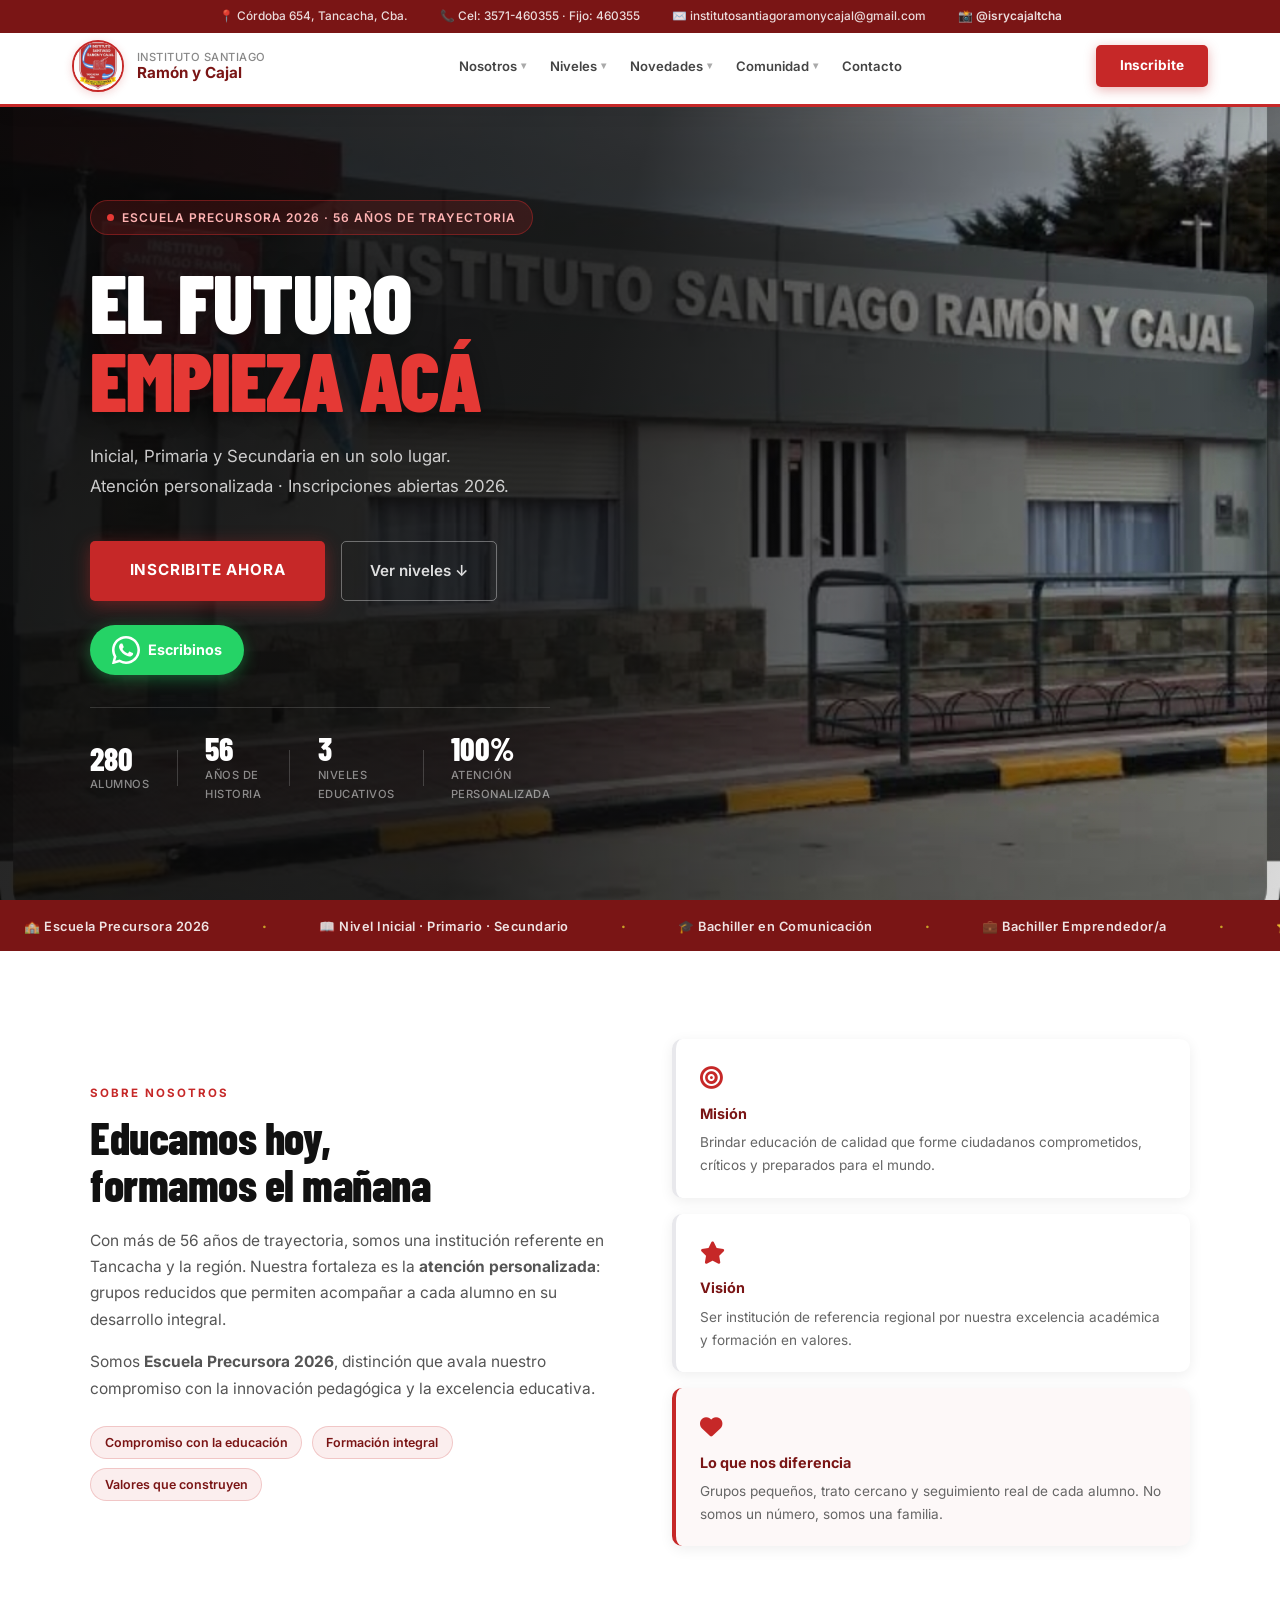
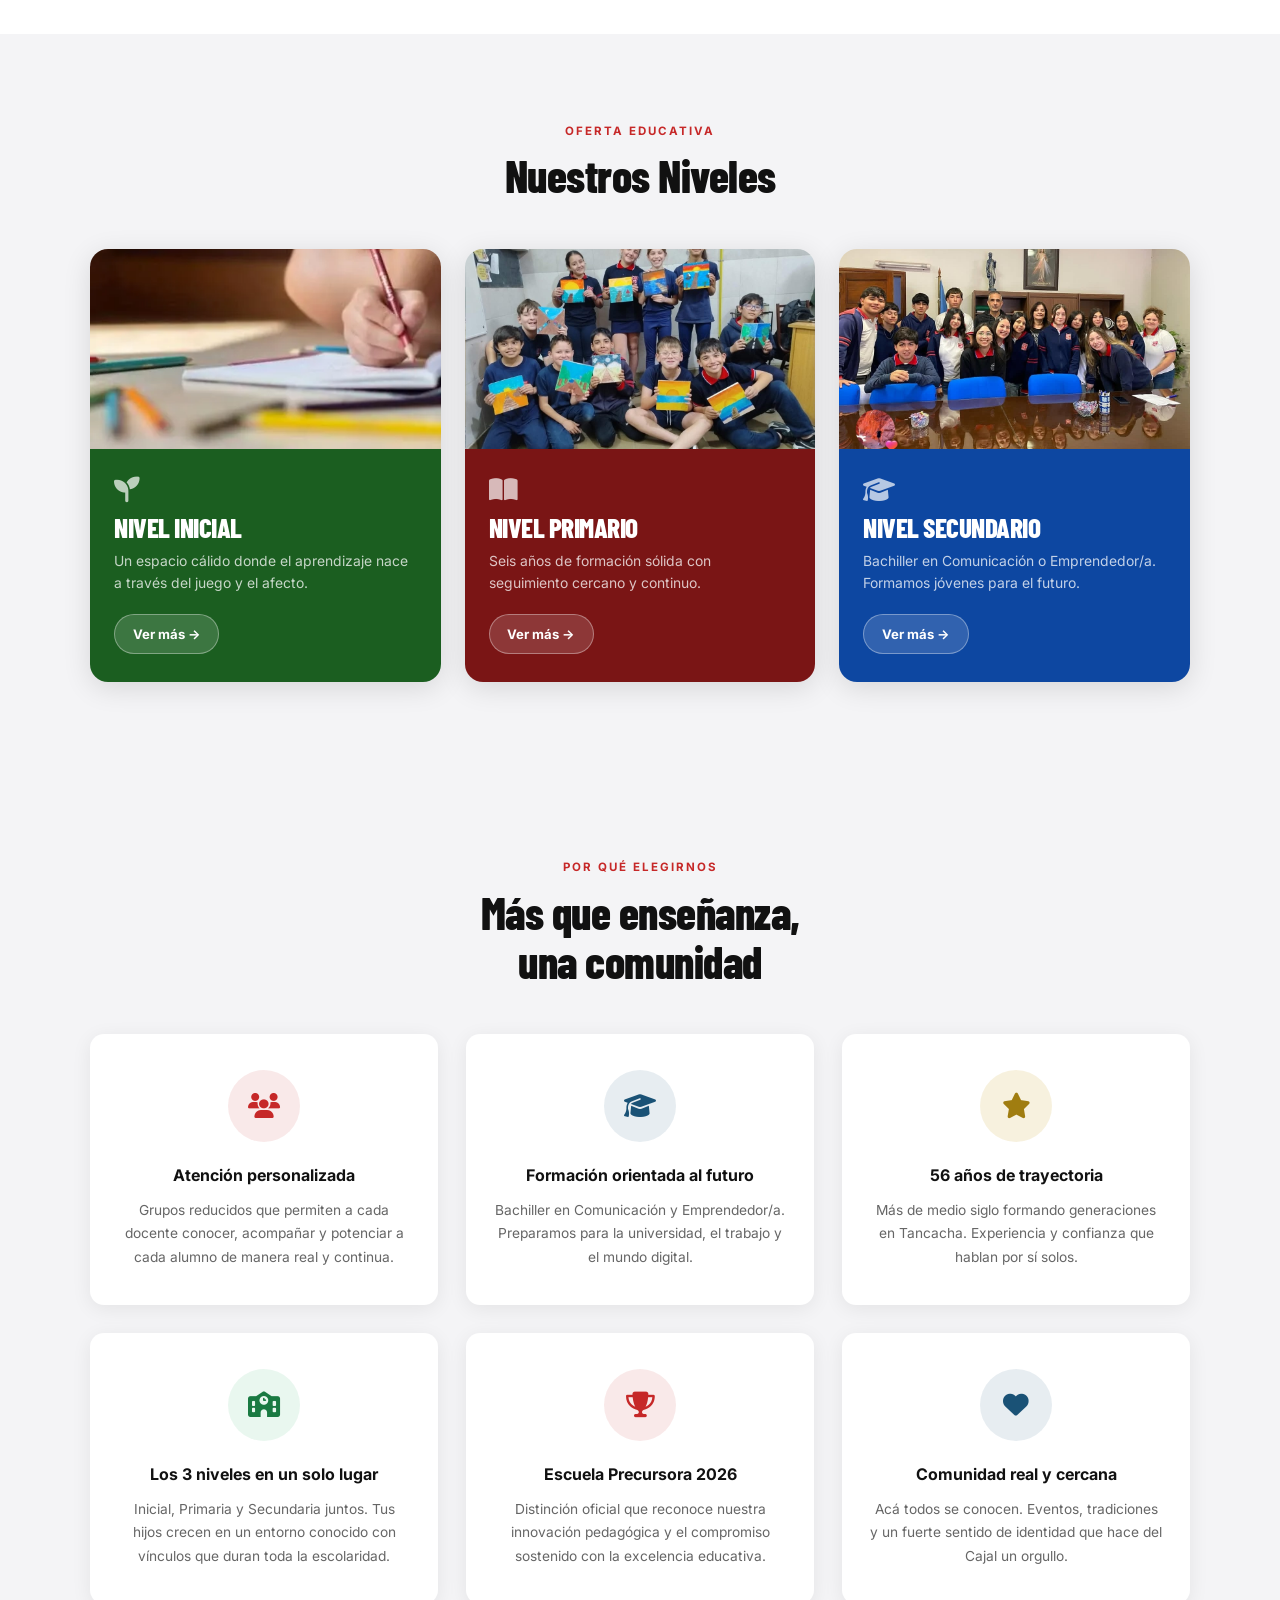
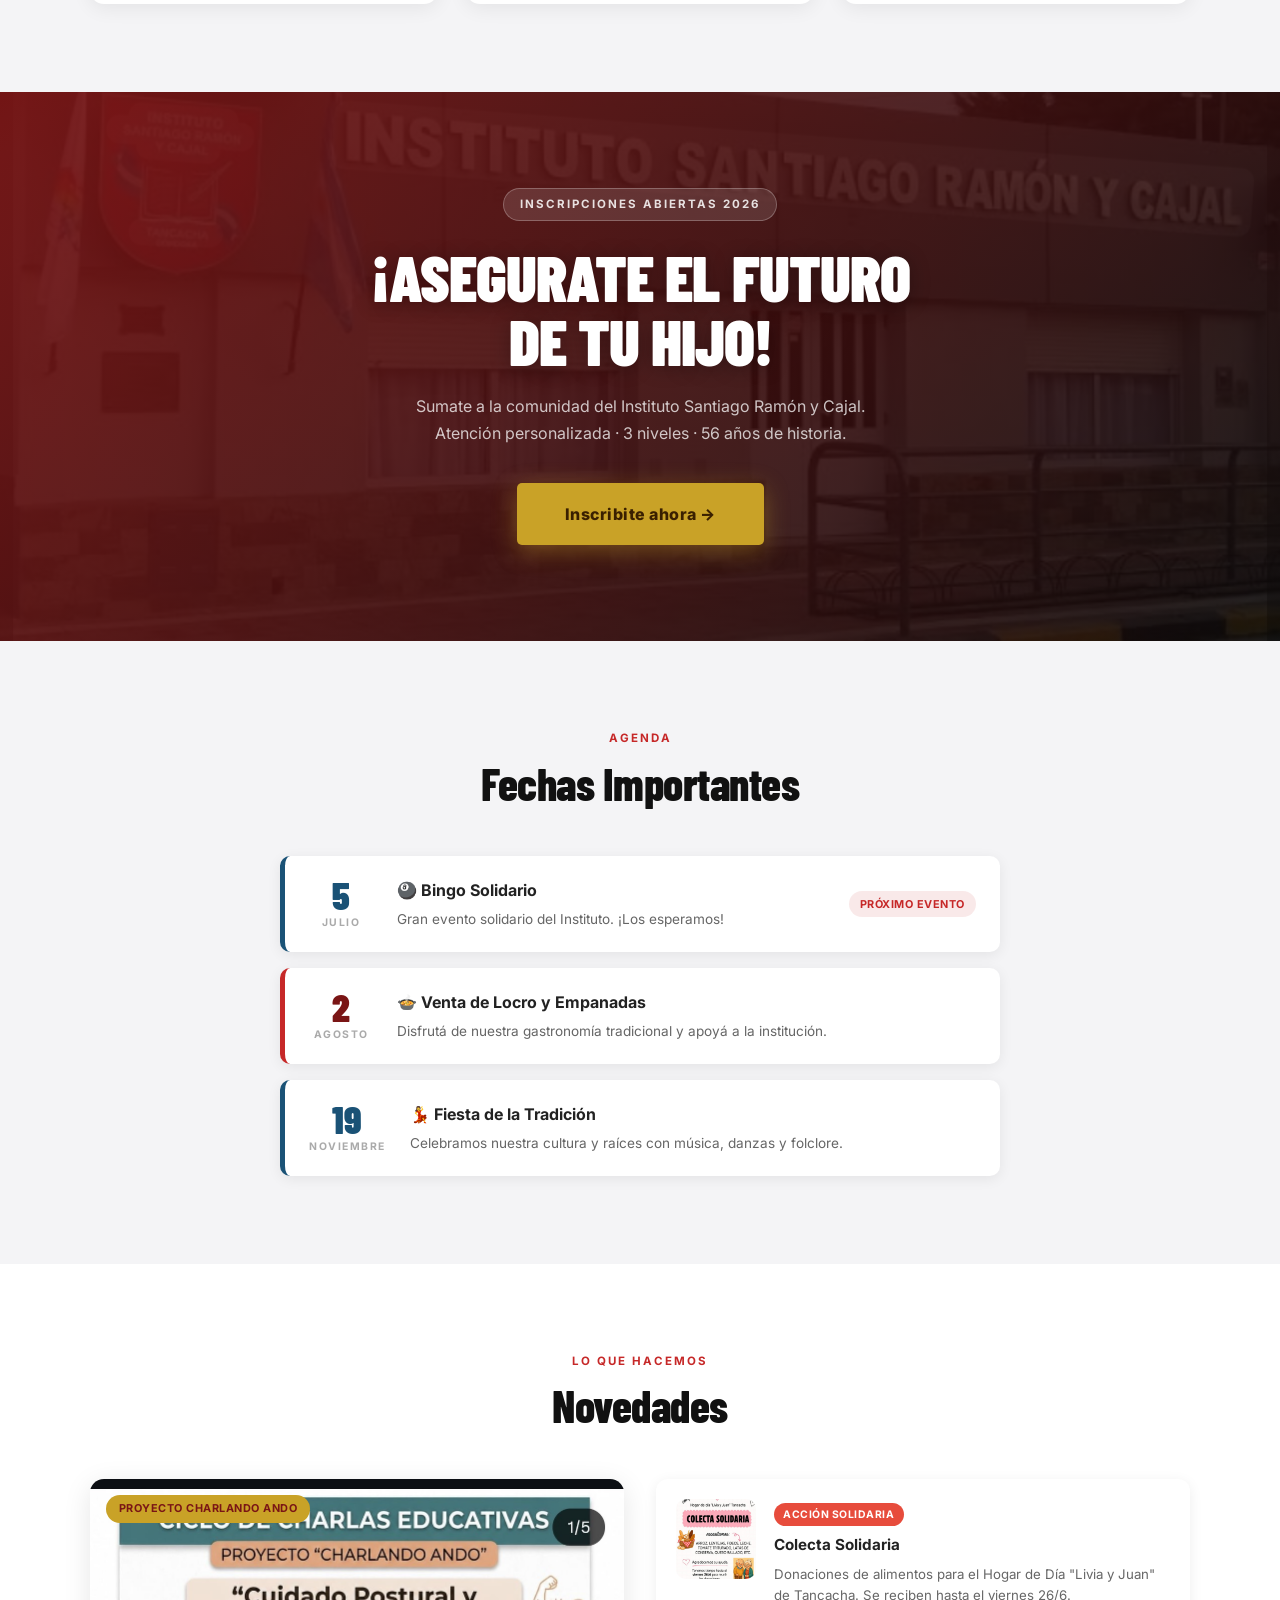
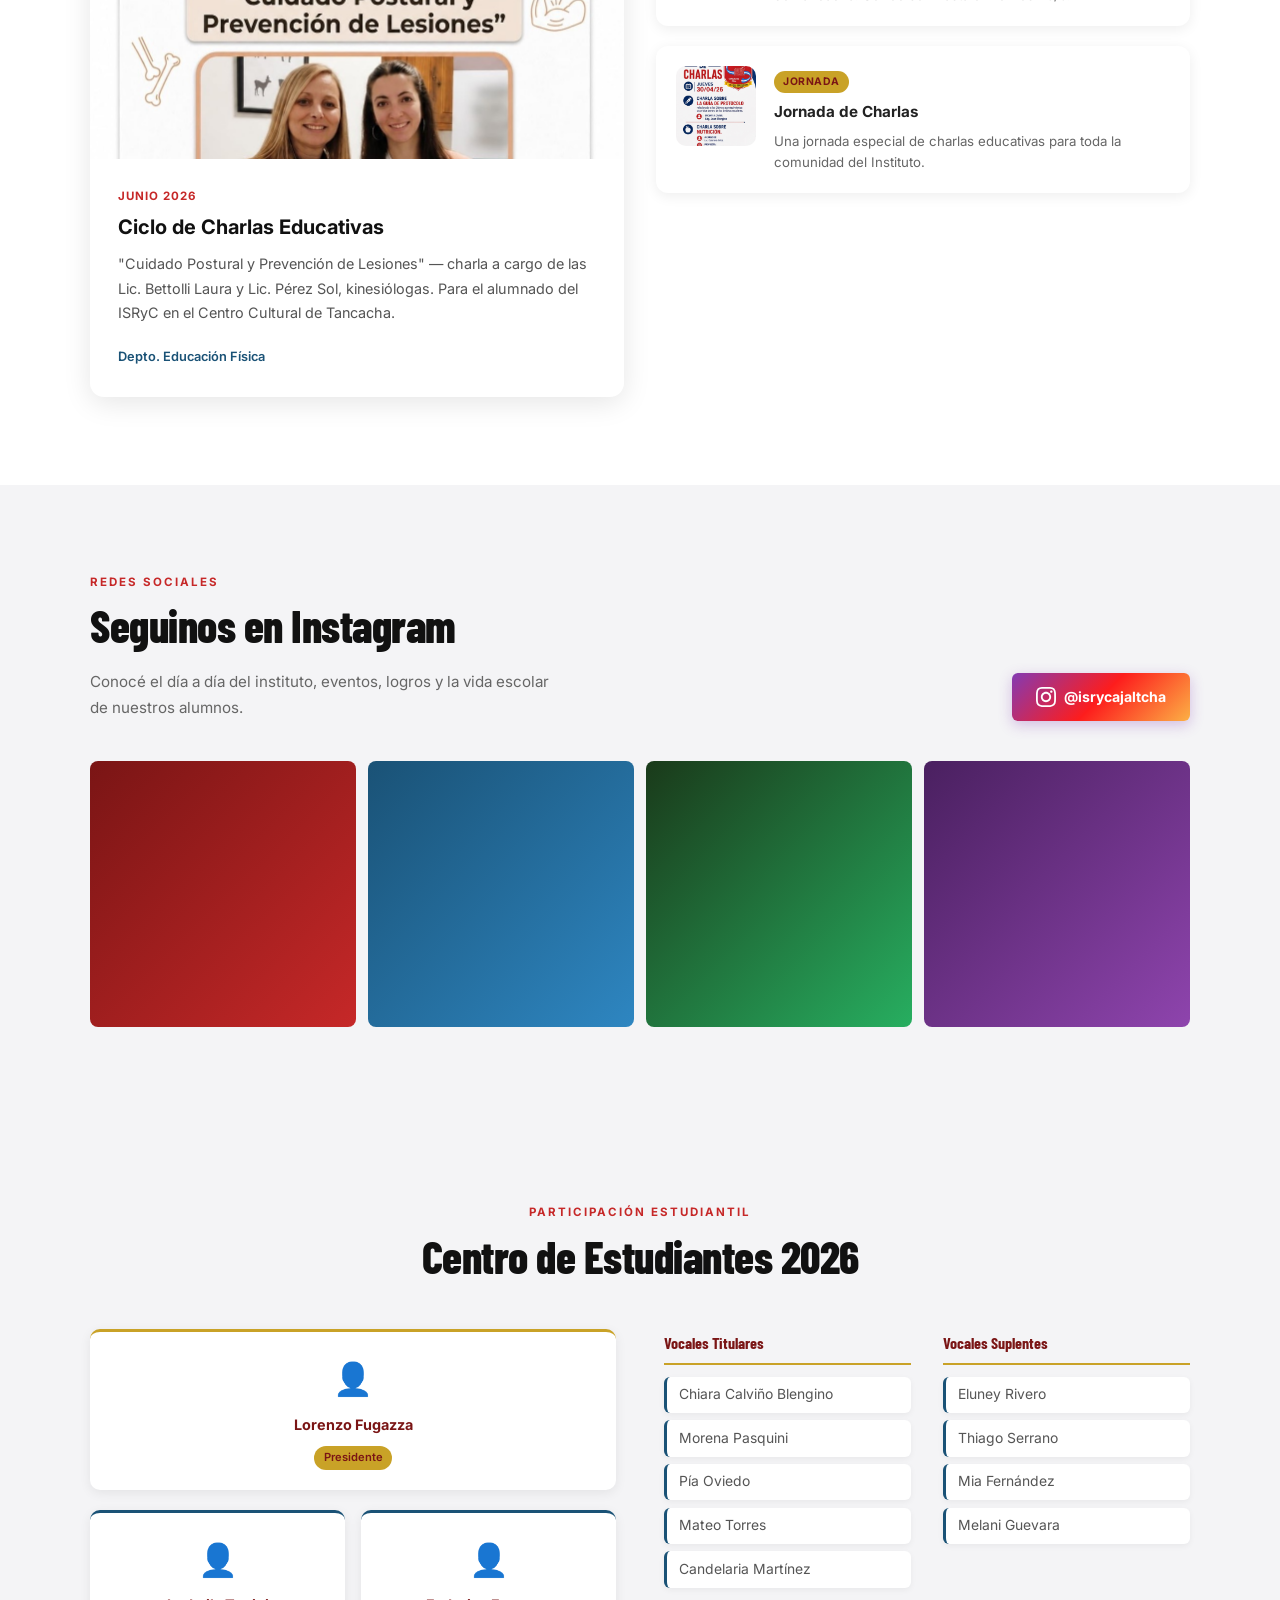
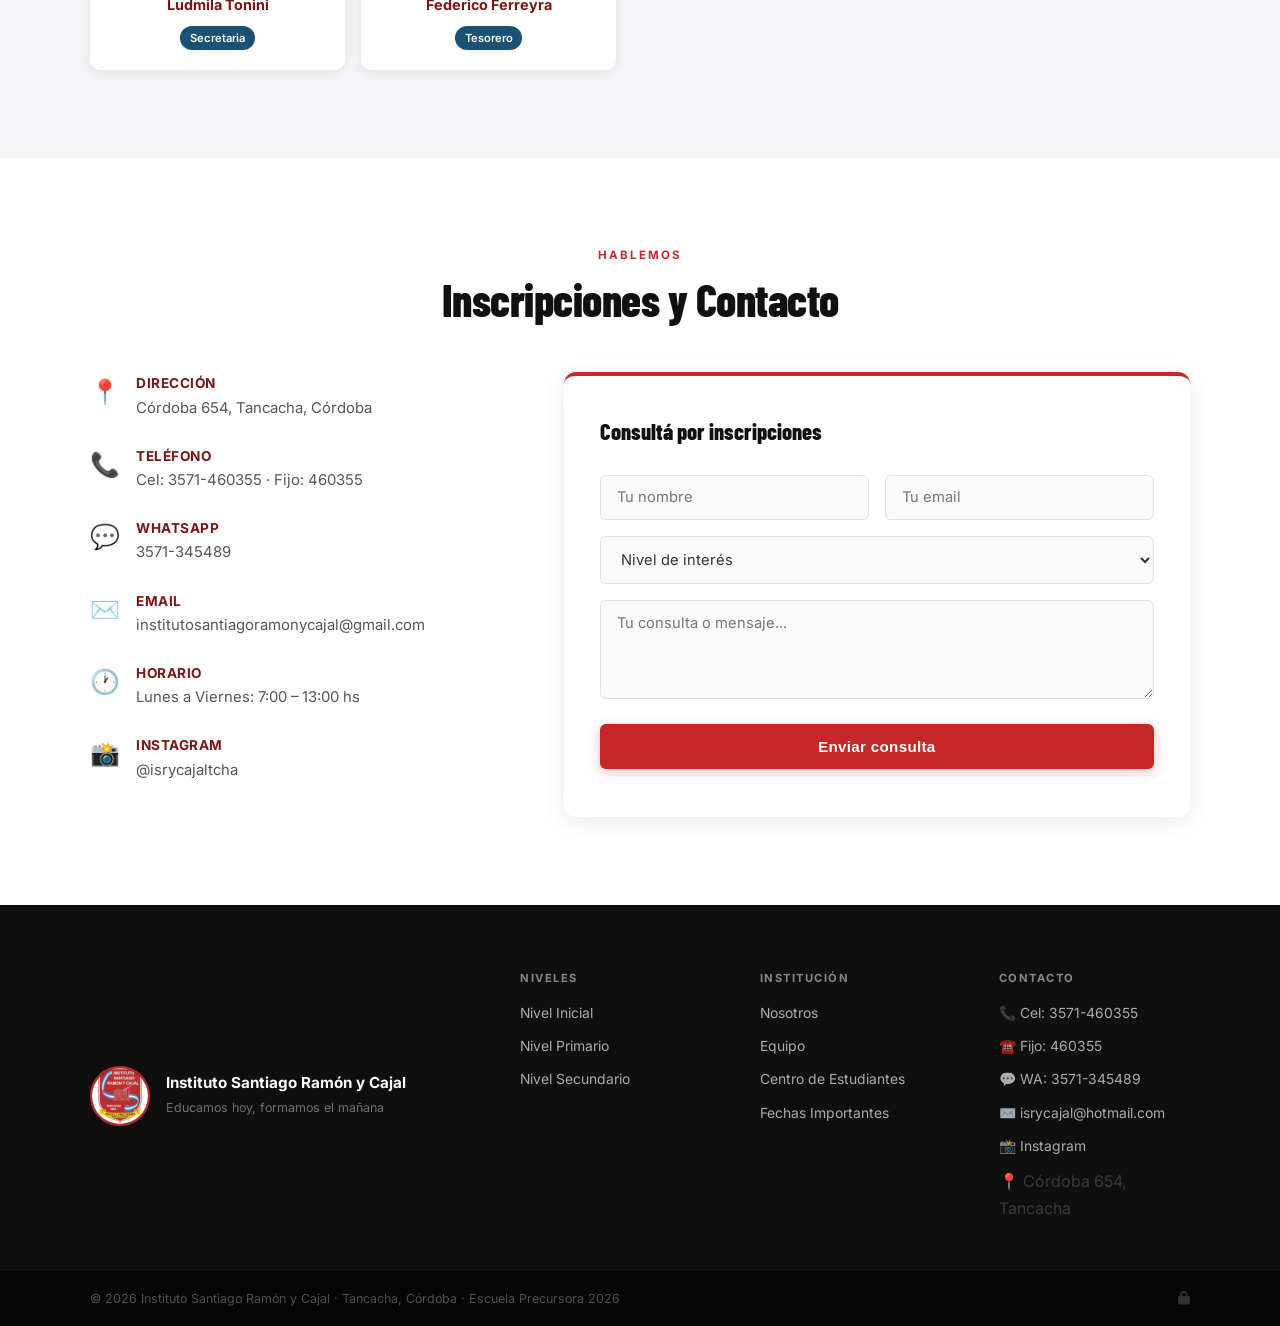
<file: index.html>
<!DOCTYPE html>
<html lang="es">
<head>
  <meta charset="UTF-8" />
  <meta name="viewport" content="width=device-width, initial-scale=1.0" />
  <title>Instituto Santiago Ramón y Cajal · Tancacha, Córdoba</title>
  <link rel="stylesheet" href="styles.css" />
  <link rel="stylesheet" href="https://cdnjs.cloudflare.com/ajax/libs/font-awesome/6.5.0/css/all.min.css" />
  <link href="https://fonts.googleapis.com/css2?family=Barlow+Condensed:wght@600;700;800;900&family=Inter:wght@400;500;600;700&display=swap" rel="stylesheet" />
</head>
<body>

  <!-- TOP BAR -->
  <div class="topbar">
    <div class="topbar-inner">
      <span>📍 Córdoba 654, Tancacha, Cba.</span>
      <span>📞 Cel: 3571-460355 · Fijo: 460355</span>
      <span>✉️ institutosantiagoramonycajal@gmail.com</span>
      <a href="https://instagram.com/isrycajaltcha" target="_blank" class="topbar-ig">📸 @isrycajaltcha</a>
    </div>
  </div>

  <!-- NAVBAR -->
  <header class="navbar" id="navbar">
    <div class="nav-container">
      <a href="#inicio" class="nav-brand">
        <img src="logo.jpeg" alt="Logo Instituto Cajal" class="nav-logo" />
        <div class="nav-brand-text">
          <span class="nav-title">Instituto Santiago</span>
          <span class="nav-title-bold">Ramón y Cajal</span>
        </div>
      </a>
      <button class="nav-toggle" id="navToggle" aria-label="Abrir menú">&#9776;</button>
      <nav class="nav-links" id="navLinks">
        <div class="nav-item dropdown">
          <a href="#nosotros" class="nav-link-drop">Nosotros <span class="arrow">▾</span></a>
          <div class="dropdown-menu">
            <a href="#nosotros">Historia y valores</a>
            <a href="#valores">¿Por qué elegirnos?</a>
            <a href="#equipo">Equipo institucional</a>
          </div>
        </div>
        <div class="nav-item dropdown">
          <a href="#niveles" class="nav-link-drop">Niveles <span class="arrow">▾</span></a>
          <div class="dropdown-menu">
            <a href="nivel-inicial.html">🌱 Nivel Inicial <span class="drop-badge">50 alumnos</span></a>
            <a href="nivel-primario.html">📖 Nivel Primario <span class="drop-badge">110 alumnos</span></a>
            <a href="nivel-secundario.html">🎓 Nivel Secundario <span class="drop-badge">120 alumnos</span></a>
          </div>
        </div>
        <div class="nav-item dropdown">
          <a href="#novedades" class="nav-link-drop">Novedades <span class="arrow">▾</span></a>
          <div class="dropdown-menu">
            <a href="#fechas">📅 Fechas importantes</a>
            <a href="#novedades">📰 Novedades</a>
            <a href="#instagram">📸 Instagram</a>
          </div>
        </div>
        <div class="nav-item dropdown">
          <a href="#centro" class="nav-link-drop">Comunidad <span class="arrow">▾</span></a>
          <div class="dropdown-menu">
            <a href="#centro">Centro de Estudiantes</a>
            <a href="#equipo">Equipo docente</a>
          </div>
        </div>
        <a href="#contacto" class="nav-link-simple">Contacto</a>
      </nav>
      <a href="#contacto" class="nav-cta">Inscribite</a>
    </div>
  </header>

  <!-- HERO -->
  <section class="hero" id="inicio">
    <div class="hero-overlay"></div>
    <div class="hero-content">
      <div class="hero-badge">
        <span class="hero-badge-dot"></span>
        Escuela Precursora 2026 · 56 años de trayectoria
      </div>
      <h1 class="hero-titulo">
        EL FUTURO<br>
        <span class="hero-titulo-accent">EMPIEZA ACÁ</span>
      </h1>
      <p class="hero-sub">
        Inicial, Primaria y Secundaria en un solo lugar.<br>
        Atención personalizada · Inscripciones abiertas 2026.
      </p>
      <div class="hero-acciones">
        <a href="#contacto" class="btn-hero-cta">INSCRIBITE AHORA</a>
        <a href="#niveles" class="btn-hero-ghost">Ver niveles ↓</a>
      </div>
      <a href="https://wa.me/543571345489" target="_blank" class="hero-whatsapp" title="Escribinos por WhatsApp">
        <svg viewBox="0 0 24 24" fill="currentColor" width="28" height="28"><path d="M17.472 14.382c-.297-.149-1.758-.867-2.03-.967-.273-.099-.471-.148-.67.15-.197.297-.767.966-.94 1.164-.173.199-.347.223-.644.075-.297-.15-1.255-.463-2.39-1.475-.883-.788-1.48-1.761-1.653-2.059-.173-.297-.018-.458.13-.606.134-.133.298-.347.446-.52.149-.174.198-.298.298-.497.099-.198.05-.371-.025-.52-.075-.149-.669-1.612-.916-2.207-.242-.579-.487-.5-.669-.51-.173-.008-.371-.01-.57-.01-.198 0-.52.074-.792.372-.272.297-1.04 1.016-1.04 2.479 0 1.462 1.065 2.875 1.213 3.074.149.198 2.096 3.2 5.077 4.487.709.306 1.262.489 1.694.625.712.227 1.36.195 1.871.118.571-.085 1.758-.719 2.006-1.413.248-.694.248-1.289.173-1.413-.074-.124-.272-.198-.57-.347z"/><path d="M12 0C5.373 0 0 5.373 0 12c0 2.136.564 4.14 1.542 5.877L.057 23.492a.5.5 0 0 0 .625.606l5.765-1.513A11.94 11.94 0 0 0 12 24c6.627 0 12-5.373 12-12S18.627 0 12 0zm0 21.818a9.797 9.797 0 0 1-5.031-1.388l-.36-.214-3.733.979.998-3.645-.235-.374A9.786 9.786 0 0 1 2.182 12C2.182 6.57 6.57 2.182 12 2.182S21.818 6.57 21.818 12 17.43 21.818 12 21.818z"/></svg>
        Escribinos
      </a>

      <div class="hero-stats">
        <div class="hero-stat">
          <strong>280</strong><span>Alumnos</span>
        </div>
        <div class="hero-stat-divider"></div>
        <div class="hero-stat">
          <strong>56</strong><span>Años de historia</span>
        </div>
        <div class="hero-stat-divider"></div>
        <div class="hero-stat">
          <strong>3</strong><span>Niveles educativos</span>
        </div>
        <div class="hero-stat-divider"></div>
        <div class="hero-stat">
          <strong>100%</strong><span>Atención personalizada</span>
        </div>
      </div>
    </div>
  </section>

  <!-- MARQUEE -->
  <div class="marquee-wrap">
    <div class="marquee-track">
      <span>🏫 Escuela Precursora 2026</span>
      <span class="marquee-sep">·</span>
      <span>📖 Nivel Inicial · Primario · Secundario</span>
      <span class="marquee-sep">·</span>
      <span>🎓 Bachiller en Comunicación</span>
      <span class="marquee-sep">·</span>
      <span>💼 Bachiller Emprendedor/a</span>
      <span class="marquee-sep">·</span>
      <span>⭐ 56 Años de Trayectoria</span>
      <span class="marquee-sep">·</span>
      <span>👨‍👩‍👧 Atención Personalizada</span>
      <span class="marquee-sep">·</span>
      <span>🏫 Escuela Precursora 2026</span>
      <span class="marquee-sep">·</span>
      <span>📖 Nivel Inicial · Primario · Secundario</span>
      <span class="marquee-sep">·</span>
      <span>🎓 Bachiller en Comunicación</span>
      <span class="marquee-sep">·</span>
      <span>💼 Bachiller Emprendedor/a</span>
      <span class="marquee-sep">·</span>
      <span>⭐ 56 Años de Trayectoria</span>
      <span class="marquee-sep">·</span>
      <span>👨‍👩‍👧 Atención Personalizada</span>
      <span class="marquee-sep">·</span>
    </div>
  </div>

  <!-- NOSOTROS -->
  <section class="section" id="nosotros">
    <div class="container">
      <div class="nosotros-wrapper">
        <div class="nosotros-texto">
          <span class="section-label">Sobre nosotros</span>
          <h2 class="section-title-left">Educamos hoy,<br>formamos el mañana</h2>
          <p>Con más de 56 años de trayectoria, somos una institución referente en Tancacha y la región. Nuestra fortaleza es la <strong>atención personalizada</strong>: grupos reducidos que permiten acompañar a cada alumno en su desarrollo integral.</p>
          <p style="margin-top:1rem">Somos <strong>Escuela Precursora 2026</strong>, distinción que avala nuestro compromiso con la innovación pedagógica y la excelencia educativa.</p>
          <div class="nosotros-pills">
            <span class="pill">Compromiso con la educación</span>
            <span class="pill">Formación integral</span>
            <span class="pill">Valores que construyen</span>
          </div>
        </div>
        <div class="nosotros-cards">
          <div class="mini-card">
            <div class="mini-card-icon"><i class="fa-solid fa-bullseye"></i></div>
            <h4>Misión</h4>
            <p>Brindar educación de calidad que forme ciudadanos comprometidos, críticos y preparados para el mundo.</p>
          </div>
          <div class="mini-card">
            <div class="mini-card-icon"><i class="fa-solid fa-star"></i></div>
            <h4>Visión</h4>
            <p>Ser institución de referencia regional por nuestra excelencia académica y formación en valores.</p>
          </div>
          <div class="mini-card mini-card-accent">
            <div class="mini-card-icon"><i class="fa-solid fa-heart"></i></div>
            <h4>Lo que nos diferencia</h4>
            <p>Grupos pequeños, trato cercano y seguimiento real de cada alumno. No somos un número, somos una familia.</p>
          </div>
        </div>
      </div>
    </div>
  </section>

  <!-- NIVELES CTA -->
  <section class="section section-alt" id="niveles">
    <div class="container">
      <span class="section-label center">Oferta educativa</span>
      <h2 class="section-title">Nuestros Niveles</h2>
      <div class="niveles-cta-grid">

        <a href="nivel-inicial.html" class="nivel-cta-card nivel-cta-verde">
          <div class="nivel-cta-foto" style="background-image:url('inicial.jpg')"></div>
          <div class="nivel-cta-body">
            <i class="fa-solid fa-seedling nivel-cta-ico"></i>
            <h3>Nivel Inicial</h3>
            <p>Un espacio cálido donde el aprendizaje nace a través del juego y el afecto.</p>
            <span class="nivel-cta-btn">Ver más →</span>
          </div>
        </a>

        <a href="nivel-primario.html" class="nivel-cta-card nivel-cta-rojo">
          <div class="nivel-cta-foto" style="background-image:url('primario.jpg')"></div>
          <div class="nivel-cta-body">
            <i class="fa-solid fa-book-open nivel-cta-ico"></i>
            <h3>Nivel Primario</h3>
            <p>Seis años de formación sólida con seguimiento cercano y continuo.</p>
            <span class="nivel-cta-btn">Ver más →</span>
          </div>
        </a>

        <a href="nivel-secundario.html" class="nivel-cta-card nivel-cta-azul">
          <div class="nivel-cta-foto" style="background-image:url('secundario.jpg')"></div>
          <div class="nivel-cta-body">
            <i class="fa-solid fa-graduation-cap nivel-cta-ico"></i>
            <h3>Nivel Secundario</h3>
            <p>Bachiller en Comunicación o Emprendedor/a. Formamos jóvenes para el futuro.</p>
            <span class="nivel-cta-btn">Ver más →</span>
          </div>
        </a>

      </div>
    </div>
  </section>

  <!-- POR QUÉ ELEGIRNOS -->
  <section class="section section-valores" id="valores">
    <div class="container">
      <span class="section-label center">Por qué elegirnos</span>
      <h2 class="section-title">Más que enseñanza,<br>una comunidad</h2>
      <div class="valores-cards-grid">
        <div class="valor-card">
          <div class="valor-icon-wrap valor-icon-rojo">
            <i class="fa-solid fa-users valor-icon"></i>
          </div>
          <h3>Atención personalizada</h3>
          <p>Grupos reducidos que permiten a cada docente conocer, acompañar y potenciar a cada alumno de manera real y continua.</p>
        </div>
        <div class="valor-card">
          <div class="valor-icon-wrap valor-icon-azul">
            <i class="fa-solid fa-graduation-cap valor-icon"></i>
          </div>
          <h3>Formación orientada al futuro</h3>
          <p>Bachiller en Comunicación y Emprendedor/a. Preparamos para la universidad, el trabajo y el mundo digital.</p>
        </div>
        <div class="valor-card">
          <div class="valor-icon-wrap valor-icon-dorado">
            <i class="fa-solid fa-star valor-icon"></i>
          </div>
          <h3>56 años de trayectoria</h3>
          <p>Más de medio siglo formando generaciones en Tancacha. Experiencia y confianza que hablan por sí solos.</p>
        </div>
        <div class="valor-card">
          <div class="valor-icon-wrap valor-icon-verde">
            <i class="fa-solid fa-school valor-icon"></i>
          </div>
          <h3>Los 3 niveles en un solo lugar</h3>
          <p>Inicial, Primaria y Secundaria juntos. Tus hijos crecen en un entorno conocido con vínculos que duran toda la escolaridad.</p>
        </div>
        <div class="valor-card">
          <div class="valor-icon-wrap valor-icon-rojo">
            <i class="fa-solid fa-trophy valor-icon"></i>
          </div>
          <h3>Escuela Precursora 2026</h3>
          <p>Distinción oficial que reconoce nuestra innovación pedagógica y el compromiso sostenido con la excelencia educativa.</p>
        </div>
        <div class="valor-card">
          <div class="valor-icon-wrap valor-icon-azul">
            <i class="fa-solid fa-heart valor-icon"></i>
          </div>
          <h3>Comunidad real y cercana</h3>
          <p>Acá todos se conocen. Eventos, tradiciones y un fuerte sentido de identidad que hace del Cajal un orgullo.</p>
        </div>
      </div>
    </div>
  </section>

  <!-- CTA BANNER -->
  <section class="cta-banner">
    <div class="cta-overlay"></div>
    <div class="cta-content">
      <span class="cta-label">Inscripciones abiertas 2026</span>
      <h2>¡ASEGURATE EL FUTURO<br>DE TU HIJO!</h2>
      <p>Sumate a la comunidad del Instituto Santiago Ramón y Cajal.<br>Atención personalizada · 3 niveles · 56 años de historia.</p>
      <a href="#contacto" class="btn-cta-banner">Inscribite ahora →</a>
    </div>
  </section>

  <!-- EQUIPO INSTITUCIONAL (oculto por defecto, se muestra al hacer clic en Nivel Secundario) -->
  <section class="section section-alt equipo-hidden" id="equipo">
    <div class="container">
      <span class="section-label center">Nuestro equipo</span>
      <h2 class="section-title">Plantel Docente</h2>
      <p class="equipo-intro">Un equipo comprometido que trabaja cada día para que la experiencia educativa de nuestros alumnos sea excepcional.</p>

      <div class="plantel-grid">

        <!-- Raquel Ripanti -->
        <div class="plantel-card plantel-dir">
          <div class="plantel-foto-wrap">
            <img src="raquel.jpg" alt="Raquel Ripanti" class="plantel-foto" />
          </div>
          <div class="plantel-info">
            <h3>Raquel Ripanti</h3>
            <p class="plantel-subtitulo">Directora del Instituto</p>
            <span class="plantel-tag tag-dir">🏫 Dirección</span>
          </div>
        </div>

        <!-- Melisa Tosatto -->
        <div class="plantel-card plantel-azul">
          <div class="plantel-foto-wrap">
            <img src="Melina.jpg" alt="Melisa Tosatto" class="plantel-foto" />
          </div>
          <div class="plantel-info">
            <h3>Melisa Tosatto</h3>
            <p class="plantel-subtitulo">Secretaría Institucional</p>
            <span class="plantel-tag tag-azul">📋 Secretaria</span>
          </div>
        </div>

        <!-- Leonel Atencia -->
        <div class="plantel-card plantel-verde">
          <div class="plantel-foto-wrap">
            <img src="leonel.jpg" alt="Leonel Atencia" class="plantel-foto" />
          </div>
          <div class="plantel-info">
            <h3>Leonel Atencia</h3>
            <p class="plantel-subtitulo">Preceptor</p>
            <span class="plantel-tag tag-verde">📚 Preceptoría</span>
          </div>
        </div>

        <!-- Sofía Sbardella -->
        <div class="plantel-card plantel-verde">
          <div class="plantel-foto-wrap">
            <img src="Sofia.jpg" alt="Sofía Sbardella Maldonado" class="plantel-foto" />
          </div>
          <div class="plantel-info">
            <h3>Sofía Sbardella Maldonado</h3>
            <p class="plantel-subtitulo">Preceptora</p>
            <span class="plantel-tag tag-verde">📚 Preceptoría</span>
          </div>
        </div>

        <!-- Juliana Ghigo -->
        <div class="plantel-card plantel-azul">
          <div class="plantel-foto-wrap">
            <img src="juli.jpg" alt="Juliana Ghigo" class="plantel-foto" />
          </div>
          <div class="plantel-info">
            <h3>Juliana Ghigo</h3>
            <p class="plantel-subtitulo">Asistente Técnica</p>
            <span class="plantel-tag tag-azul">🏫 Gestión</span>
          </div>
        </div>

        <!-- Lucas Suárez -->
        <div class="plantel-card plantel-verde">
          <div class="plantel-foto-wrap">
            <img src="lucas.jpg" alt="Lucas Suárez" class="plantel-foto" />
          </div>
          <div class="plantel-info">
            <h3>Lucas Suárez</h3>
            <p class="plantel-subtitulo">Preceptor</p>
            <span class="plantel-tag tag-verde">📚 Preceptoría</span>
          </div>
        </div>

      </div>
    </div>
  </section>

  <!-- FECHAS IMPORTANTES -->
  <section class="section section-alt" id="fechas">
    <div class="container">
      <span class="section-label center">Agenda</span>
      <h2 class="section-title">Fechas Importantes</h2>
      <div class="fechas-list">
        <div class="fecha-item fecha-azul">
          <div class="fecha-badge-num">
            <span class="fecha-num">5</span>
            <span class="fecha-mes">JULIO</span>
          </div>
          <div class="fecha-info">
            <h3>🎱 Bingo Solidario</h3>
            <p>Gran evento solidario del Instituto. ¡Los esperamos!</p>
          </div>
          <span class="fecha-chip">Próximo evento</span>
        </div>
        <div class="fecha-item fecha-rojo">
          <div class="fecha-badge-num">
            <span class="fecha-num">2</span>
            <span class="fecha-mes">AGOSTO</span>
          </div>
          <div class="fecha-info">
            <h3>🍲 Venta de Locro y Empanadas</h3>
            <p>Disfrutá de nuestra gastronomía tradicional y apoyá a la institución.</p>
          </div>
        </div>
        <div class="fecha-item fecha-azul">
          <div class="fecha-badge-num">
            <span class="fecha-num">19</span>
            <span class="fecha-mes">NOVIEMBRE</span>
          </div>
          <div class="fecha-info">
            <h3>💃 Fiesta de la Tradición</h3>
            <p>Celebramos nuestra cultura y raíces con música, danzas y folclore.</p>
          </div>
        </div>
      </div>
    </div>
  </section>

  <!-- NOVEDADES -->
  <section class="section" id="novedades">
    <div class="container">
      <span class="section-label center">Lo que hacemos</span>
      <h2 class="section-title">Novedades</h2>
      <div class="novedades-nuevo">

        <!-- Card destacada -->
        <div class="novedad-featured">
          <div class="novedad-featured-img">
            <img src="charlas.jpeg" alt="Ciclo de Charlas Educativas" />
            <span class="novedad-featured-tag">Proyecto Charlando Ando</span>
          </div>
          <div class="novedad-featured-body">
            <div class="novedad-fecha">Junio 2026</div>
            <h3>Ciclo de Charlas Educativas</h3>
            <p>"Cuidado Postural y Prevención de Lesiones" — charla a cargo de las Lic. Bettolli Laura y Lic. Pérez Sol, kinesiólogas. Para el alumnado del ISRyC en el Centro Cultural de Tancacha.</p>
            <span class="novedad-dept">Depto. Educación Física</span>
          </div>
        </div>

        <!-- Lista de noticias -->
        <div class="novedades-lista">

          <div class="novedad-item">
            <img src="colecta.jpg" alt="Colecta Solidaria" class="novedad-item-img" />
            <div class="novedad-item-body">
              <span class="novedad-item-tag tag-solidario">Acción Solidaria</span>
              <h4>Colecta Solidaria</h4>
              <p>Donaciones de alimentos para el Hogar de Día "Livia y Juan" de Tancacha. Se reciben hasta el viernes 26/6.</p>
            </div>
          </div>

          <div class="novedad-item">
            <img src="jornada.jpg" alt="Jornada de Charlas" class="novedad-item-img" />
            <div class="novedad-item-body">
              <span class="novedad-item-tag">Jornada</span>
              <h4>Jornada de Charlas</h4>
              <p>Una jornada especial de charlas educativas para toda la comunidad del Instituto.</p>
            </div>
          </div>

        </div>
      </div>
    </div>
  </section>

  <!-- INSTAGRAM -->
  <section class="section section-ig" id="instagram">
    <div class="container">
      <div class="ig-header">
        <div>
          <span class="section-label">Redes sociales</span>
          <h2 class="section-title-left">Seguinos en Instagram</h2>
          <p class="ig-desc">Conocé el día a día del instituto, eventos, logros y la vida escolar de nuestros alumnos.</p>
        </div>
        <a href="https://instagram.com/isrycajaltcha" target="_blank" class="btn-ig">
          <svg width="20" height="20" viewBox="0 0 24 24" fill="currentColor"><path d="M12 2.163c3.204 0 3.584.012 4.85.07 3.252.148 4.771 1.691 4.919 4.919.058 1.265.069 1.645.069 4.849 0 3.205-.012 3.584-.069 4.849-.149 3.225-1.664 4.771-4.919 4.919-1.266.058-1.644.07-4.85.07-3.204 0-3.584-.012-4.849-.07-3.26-.149-4.771-1.699-4.919-4.92-.058-1.265-.07-1.644-.07-4.849 0-3.204.013-3.583.07-4.849.149-3.227 1.664-4.771 4.919-4.919 1.266-.057 1.645-.069 4.849-.069zm0-2.163c-3.259 0-3.667.014-4.947.072-4.358.2-6.78 2.618-6.98 6.98-.059 1.281-.073 1.689-.073 4.948 0 3.259.014 3.668.072 4.948.2 4.358 2.618 6.78 6.98 6.98 1.281.058 1.689.072 4.948.072 3.259 0 3.668-.014 4.948-.072 4.354-.2 6.782-2.618 6.979-6.98.059-1.28.073-1.689.073-4.948 0-3.259-.014-3.667-.072-4.947-.196-4.354-2.617-6.78-6.979-6.98-1.281-.059-1.69-.073-4.949-.073zm0 5.838c-3.403 0-6.162 2.759-6.162 6.162s2.759 6.163 6.162 6.163 6.162-2.759 6.162-6.163c0-3.403-2.759-6.162-6.162-6.162zm0 10.162c-2.209 0-4-1.79-4-4 0-2.209 1.791-4 4-4s4 1.791 4 4c0 2.21-1.791 4-4 4zm6.406-11.845c-.796 0-1.441.645-1.441 1.44s.645 1.44 1.441 1.44c.795 0 1.439-.645 1.439-1.44s-.644-1.44-1.439-1.44z"/></svg>
          @isrycajaltcha
        </a>
      </div>
      <div class="ig-grid">
        <a href="https://instagram.com/isrycajaltcha" target="_blank" class="ig-post">
          <div class="ig-post-inner ig-post-1">
            <div class="ig-post-overlay"><span>Ver en Instagram →</span></div>
          </div>
        </a>
        <a href="https://instagram.com/isrycajaltcha" target="_blank" class="ig-post">
          <div class="ig-post-inner ig-post-2">
            <div class="ig-post-overlay"><span>Ver en Instagram →</span></div>
          </div>
        </a>
        <a href="https://instagram.com/isrycajaltcha" target="_blank" class="ig-post">
          <div class="ig-post-inner ig-post-3">
            <div class="ig-post-overlay"><span>Ver en Instagram →</span></div>
          </div>
        </a>
        <a href="https://instagram.com/isrycajaltcha" target="_blank" class="ig-post">
          <div class="ig-post-inner ig-post-4">
            <div class="ig-post-overlay"><span>Ver en Instagram →</span></div>
          </div>
        </a>
      </div>
    </div>
  </section>

  <!-- CENTRO DE ESTUDIANTES -->
  <section class="section section-alt" id="centro">
    <div class="container">
      <span class="section-label center">Participación estudiantil</span>
      <h2 class="section-title">Centro de Estudiantes 2026</h2>
      <div class="centro-wrapper">
        <div class="centro-autoridades">
          <div class="centro-card presidente">
            <div class="centro-avatar">👤</div>
            <h3>Lorenzo Fugazza</h3>
            <span class="centro-cargo">Presidente</span>
          </div>
          <div class="centro-secundarios">
            <div class="centro-card">
              <div class="centro-avatar">👤</div>
              <h3>Ludmila Tonini</h3>
              <span class="centro-cargo">Secretaria</span>
            </div>
            <div class="centro-card">
              <div class="centro-avatar">👤</div>
              <h3>Federico Ferreyra</h3>
              <span class="centro-cargo">Tesorero</span>
            </div>
          </div>
        </div>
        <div class="centro-vocales">
          <div class="vocales-grupo">
            <h4>Vocales Titulares</h4>
            <ul>
              <li>Chiara Calviño Blengino</li>
              <li>Morena Pasquini</li>
              <li>Pía Oviedo</li>
              <li>Mateo Torres</li>
              <li>Candelaria Martínez</li>
            </ul>
          </div>
          <div class="vocales-grupo">
            <h4>Vocales Suplentes</h4>
            <ul>
              <li>Eluney Rivero</li>
              <li>Thiago Serrano</li>
              <li>Mia Fernández</li>
              <li>Melani Guevara</li>
            </ul>
          </div>
        </div>
      </div>
    </div>
  </section>

  <!-- CONTACTO -->
  <section class="section" id="contacto">
    <div class="container">
      <span class="section-label center">Hablemos</span>
      <h2 class="section-title">Inscripciones y Contacto</h2>
      <div class="contacto-wrapper">
        <div class="contacto-info">
          <div class="contacto-item">
            <span class="contacto-icon">📍</span>
            <div>
              <strong>Dirección</strong>
              <p>Córdoba 654, Tancacha, Córdoba</p>
            </div>
          </div>
          <div class="contacto-item">
            <span class="contacto-icon">📞</span>
            <div>
              <strong>Teléfono</strong>
              <p>Cel: 3571-460355 · Fijo: 460355</p>
            </div>
          </div>
          <div class="contacto-item">
            <span class="contacto-icon">💬</span>
            <div>
              <strong>WhatsApp</strong>
              <p><a href="https://wa.me/543571345489" target="_blank">3571-345489</a></p>
            </div>
          </div>
          <div class="contacto-item">
            <span class="contacto-icon">✉️</span>
            <div>
              <strong>Email</strong>
              <p>institutosantiagoramonycajal@gmail.com</p>
            </div>
          </div>
          <div class="contacto-item">
            <span class="contacto-icon">🕐</span>
            <div>
              <strong>Horario</strong>
              <p>Lunes a Viernes: 7:00 – 13:00 hs</p>
            </div>
          </div>
          <div class="contacto-item">
            <span class="contacto-icon">📸</span>
            <div>
              <strong>Instagram</strong>
              <p><a href="https://instagram.com/isrycajaltcha" target="_blank">@isrycajaltcha</a></p>
            </div>
          </div>
        </div>
        <form class="contacto-form" onsubmit="enviarFormulario(event)">
          <h3>Consultá por inscripciones</h3>
          <div class="form-row">
            <input type="text" placeholder="Tu nombre" required />
            <input type="email" placeholder="Tu email" required />
          </div>
          <select>
            <option value="" disabled selected>Nivel de interés</option>
            <option>Nivel Inicial</option>
            <option>Nivel Primario</option>
            <option>Nivel Secundario</option>
          </select>
          <textarea placeholder="Tu consulta o mensaje..." rows="4" required></textarea>
          <button type="submit" class="btn-primary">Enviar consulta</button>
          <p class="form-msg" id="formMsg"></p>
        </form>
      </div>
    </div>
  </section>

  <!-- FOOTER -->
  <footer class="footer">
    <div class="footer-top">
      <div class="container footer-top-inner">
        <div class="footer-brand">
          <img src="logo.jpeg" alt="Logo" class="footer-logo" />
          <div>
            <p class="footer-nombre">Instituto Santiago Ramón y Cajal</p>
            <p class="footer-lema">Educamos hoy, formamos el mañana</p>
          </div>
        </div>
        <div class="footer-links-col">
          <strong>Niveles</strong>
          <a href="#niveles">Nivel Inicial</a>
          <a href="#niveles">Nivel Primario</a>
          <a href="#niveles">Nivel Secundario</a>
        </div>
        <div class="footer-links-col">
          <strong>Institución</strong>
          <a href="#nosotros">Nosotros</a>
          <a href="#equipo">Equipo</a>
          <a href="#centro">Centro de Estudiantes</a>
          <a href="#fechas">Fechas Importantes</a>
        </div>
        <div class="footer-links-col">
          <strong>Contacto</strong>
          <a href="tel:3571460355">📞 Cel: 3571-460355</a>
          <a href="tel:460355">☎️ Fijo: 460355</a>
          <a href="https://wa.me/543571345489" target="_blank">💬 WA: 3571-345489</a>
          <a href="mailto:isrycajal@hotmail.com">✉️ isrycajal@hotmail.com</a>
          <a href="https://instagram.com/isrycajaltcha" target="_blank">📸 Instagram</a>
          <span>📍 Córdoba 654, Tancacha</span>
        </div>
      </div>
    </div>
    <div class="footer-bottom">
      <div class="container" style="display:flex; align-items:center; justify-content:space-between; flex-wrap:wrap; gap:0.5rem;">
        <p style="margin:0;">© 2026 Instituto Santiago Ramón y Cajal · Tancacha, Córdoba · Escuela Precursora 2026</p>
        <a href="admin/index.html" title="Acceso Administrativo"
          style="color:rgba(255,255,255,0.18);text-decoration:none;font-size:0.85rem;transition:color 0.2s;"
          onmouseover="this.style.color='rgba(201,162,39,0.6)'"
          onmouseout="this.style.color='rgba(255,255,255,0.18)'">
          <i class="fas fa-lock"></i>
        </a>
      </div>
    </div>
  </footer>

  <script src="script.js"></script>
  <script>
    (function() {
      var logo = document.querySelector('.nav-logo');
      if (!logo) return;
      logo.style.cursor = 'pointer';
      var clicks = 0, timer = null;
      logo.addEventListener('click', function(e) {
        e.preventDefault();
        clicks++;
        if (clicks === 1) timer = setTimeout(function() { clicks = 0; }, 2000);
        if (clicks >= 2) {
          clearTimeout(timer);
          clicks = 0;
          window.location.href = 'admin/index.html';
        }
      });
    })();
  </script>
</body>
</html>
</file>
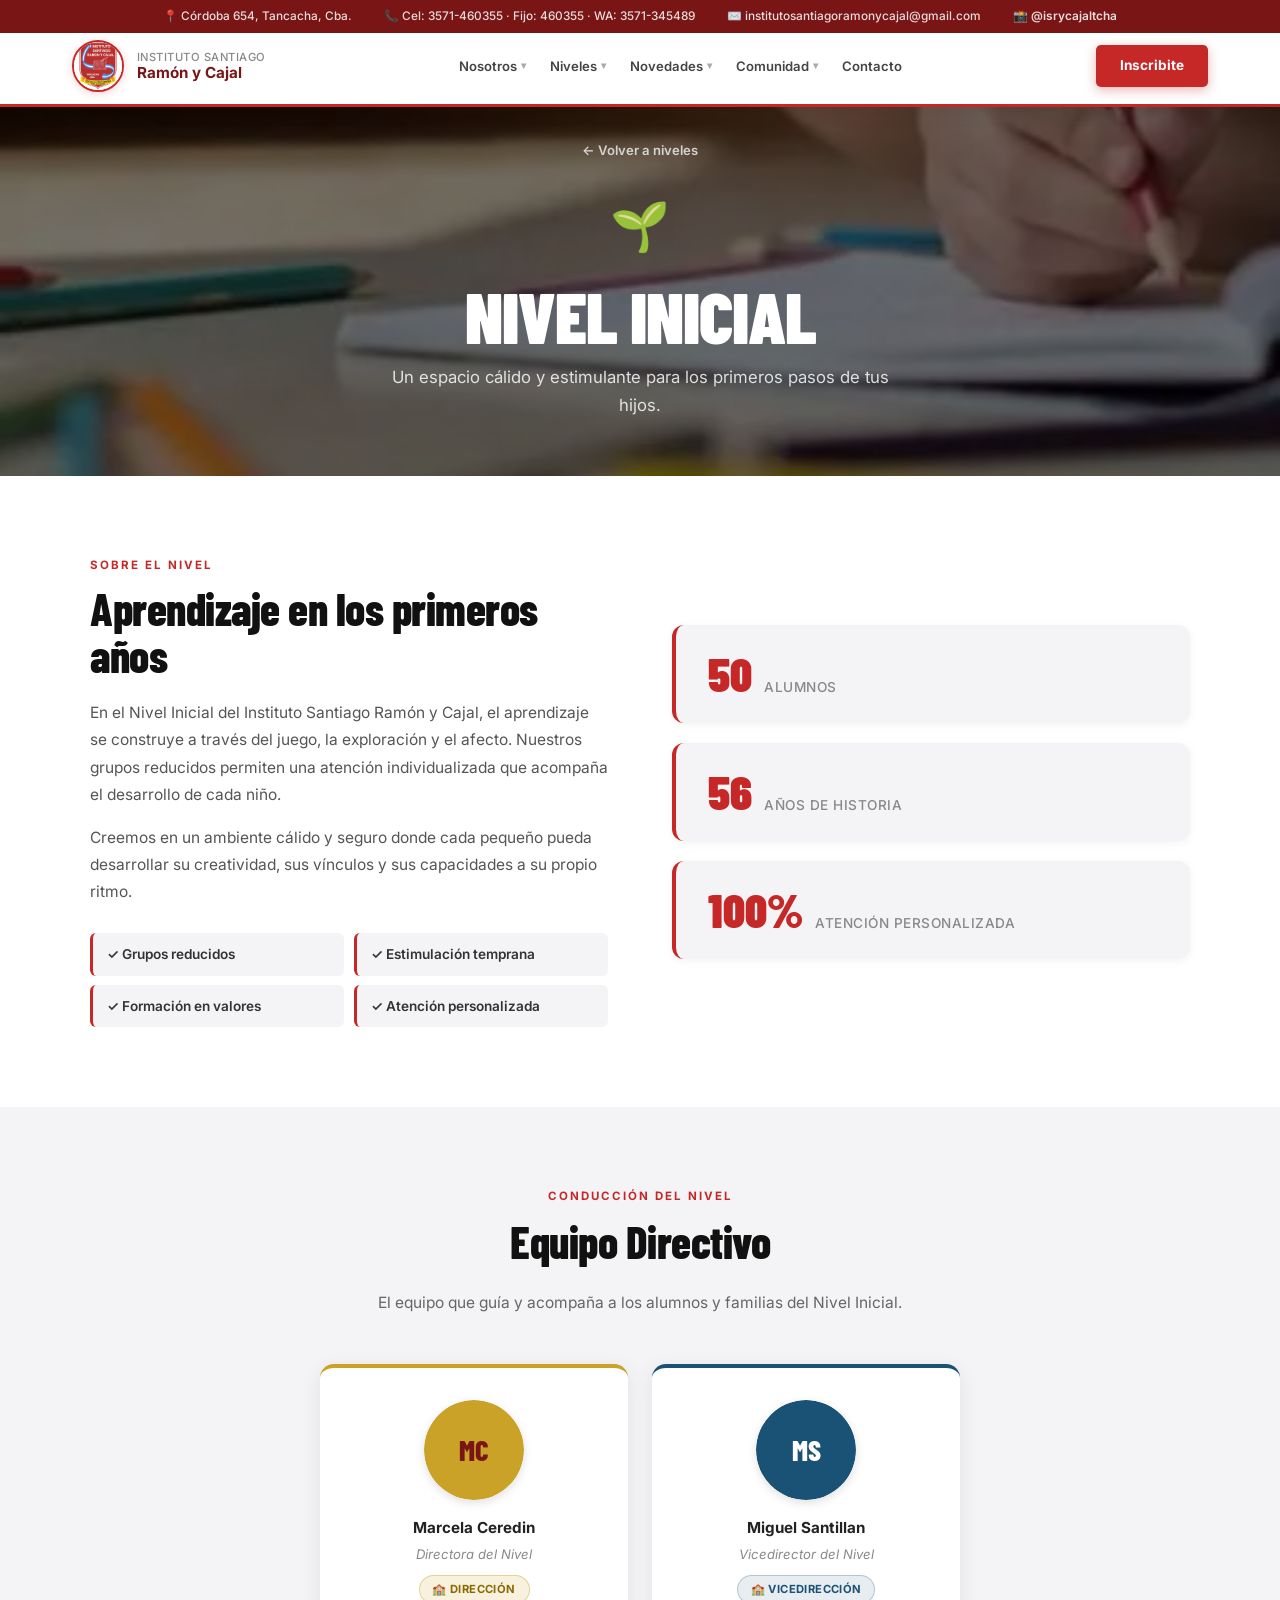
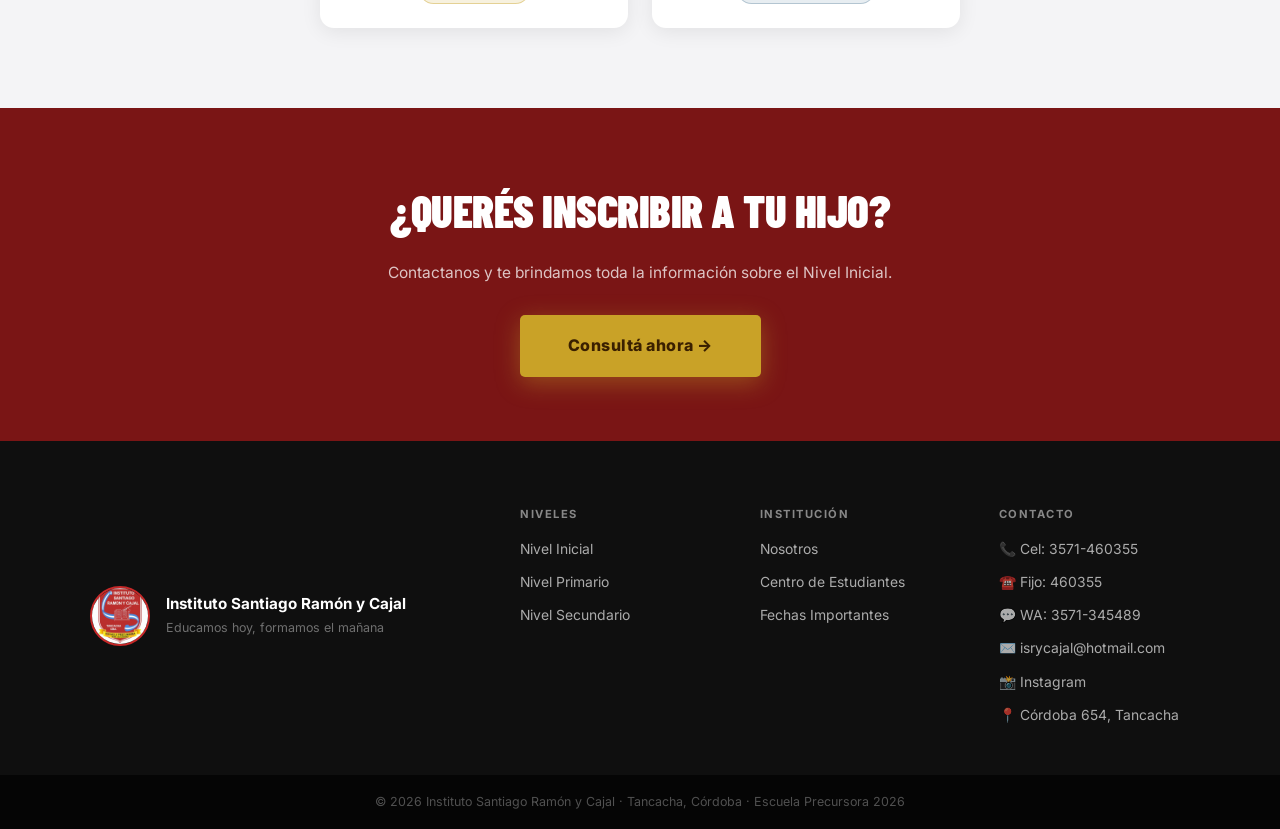
<file: nivel-inicial.html>
<!DOCTYPE html>
<html lang="es">
<head>
  <meta charset="UTF-8" />
  <meta name="viewport" content="width=device-width, initial-scale=1.0" />
  <title>Nivel Inicial · Instituto Santiago Ramón y Cajal</title>
  <link rel="stylesheet" href="styles.css" />
  <link rel="stylesheet" href="nivel.css" />
  <link href="https://fonts.googleapis.com/css2?family=Barlow+Condensed:wght@600;700;800;900&family=Inter:wght@400;500;600;700&display=swap" rel="stylesheet" />
</head>
<body>

  <!-- TOP BAR -->
  <div class="topbar">
    <div class="topbar-inner">
      <span>📍 Córdoba 654, Tancacha, Cba.</span>
      <span>📞 Cel: 3571-460355 · Fijo: 460355 · WA: 3571-345489</span>
      <span>✉️ institutosantiagoramonycajal@gmail.com</span>
      <a href="https://instagram.com/isrycajaltcha" target="_blank" class="topbar-ig">📸 @isrycajaltcha</a>
    </div>
  </div>

  <!-- NAVBAR -->
  <header class="navbar" id="navbar">
    <div class="nav-container">
      <a href="index.html" class="nav-brand">
        <img src="logo.jpeg" alt="Logo Instituto Cajal" class="nav-logo" />
        <div class="nav-brand-text">
          <span class="nav-title">Instituto Santiago</span>
          <span class="nav-title-bold">Ramón y Cajal</span>
        </div>
      </a>
      <button class="nav-toggle" id="navToggle" aria-label="Abrir menú">&#9776;</button>
      <nav class="nav-links" id="navLinks">
        <div class="nav-item dropdown">
          <a href="index.html#nosotros" class="nav-link-drop">Nosotros <span class="arrow">▾</span></a>
          <div class="dropdown-menu">
            <a href="index.html#nosotros">Historia y valores</a>
            <a href="index.html#valores">¿Por qué elegirnos?</a>
          </div>
        </div>
        <div class="nav-item dropdown">
          <a href="index.html#niveles" class="nav-link-drop">Niveles <span class="arrow">▾</span></a>
          <div class="dropdown-menu">
            <a href="nivel-inicial.html">🌱 Nivel Inicial <span class="drop-badge">50 alumnos</span></a>
            <a href="nivel-primario.html">📖 Nivel Primario <span class="drop-badge">110 alumnos</span></a>
            <a href="nivel-secundario.html">🎓 Nivel Secundario <span class="drop-badge">120 alumnos</span></a>
          </div>
        </div>
        <div class="nav-item dropdown">
          <a href="index.html#novedades" class="nav-link-drop">Novedades <span class="arrow">▾</span></a>
          <div class="dropdown-menu">
            <a href="index.html#fechas">📅 Fechas importantes</a>
            <a href="index.html#novedades">📰 Novedades</a>
            <a href="index.html#instagram">📸 Instagram</a>
          </div>
        </div>
        <div class="nav-item dropdown">
          <a href="index.html#centro" class="nav-link-drop">Comunidad <span class="arrow">▾</span></a>
          <div class="dropdown-menu">
            <a href="index.html#centro">Centro de Estudiantes</a>
          </div>
        </div>
        <a href="index.html#contacto" class="nav-link-simple">Contacto</a>
      </nav>
      <a href="index.html#contacto" class="nav-cta">Inscribite</a>
    </div>
  </header>

  <!-- HERO NIVEL -->
  <section class="nivel-hero nivel-hero-inicial" style="background-image: url('inicial.jpg');">
    <div class="nivel-hero-overlay"></div>
    <div class="nivel-hero-content">
      <a href="index.html#niveles" class="nivel-back">← Volver a niveles</a>
      <div class="nivel-hero-emoji">🌱</div>
      <h1>Nivel Inicial</h1>
      <p>Un espacio cálido y estimulante para los primeros pasos de tus hijos.</p>
    </div>
  </section>

  <!-- INFO -->
  <section class="nivel-info">
    <div class="container">
      <div class="nivel-info-grid">
        <div class="nivel-info-texto">
          <span class="section-label">Sobre el nivel</span>
          <h2 class="section-title-left">Aprendizaje en los primeros años</h2>
          <p>En el Nivel Inicial del Instituto Santiago Ramón y Cajal, el aprendizaje se construye a través del juego, la exploración y el afecto. Nuestros grupos reducidos permiten una atención individualizada que acompaña el desarrollo de cada niño.</p>
          <p style="margin-top:1rem">Creemos en un ambiente cálido y seguro donde cada pequeño pueda desarrollar su creatividad, sus vínculos y sus capacidades a su propio ritmo.</p>
          <div class="nivel-features-grid">
            <div class="nivel-feature-item">✓ Grupos reducidos</div>
            <div class="nivel-feature-item">✓ Estimulación temprana</div>
            <div class="nivel-feature-item">✓ Formación en valores</div>
            <div class="nivel-feature-item">✓ Atención personalizada</div>
          </div>
        </div>
        <div class="nivel-info-stats">
          <div class="nivel-stat-card">
            <strong>50</strong>
            <span>Alumnos</span>
          </div>
          <div class="nivel-stat-card">
            <strong>56</strong>
            <span>Años de historia</span>
          </div>
          <div class="nivel-stat-card">
            <strong>100%</strong>
            <span>Atención personalizada</span>
          </div>
        </div>
      </div>
    </div>
  </section>

  <!-- EQUIPO -->
  <section class="nivel-equipo">
    <div class="container">
      <span class="section-label center">Conducción del nivel</span>
      <h2 class="section-title">Equipo Directivo</h2>
      <p class="equipo-intro">El equipo que guía y acompaña a los alumnos y familias del Nivel Inicial.</p>

      <div class="plantel-grid plantel-grid-centrado">

        <div class="plantel-card plantel-dir">
          <div class="plantel-foto-wrap plantel-avatar-wrap">
            <div class="plantel-avatar plantel-avatar-dir">MC</div>
          </div>
          <div class="plantel-info">
            <h3>Marcela Ceredin</h3>
            <p class="plantel-subtitulo">Directora del Nivel</p>
            <span class="plantel-tag tag-dir">🏫 Dirección</span>
          </div>
        </div>

        <div class="plantel-card plantel-azul">
          <div class="plantel-foto-wrap plantel-avatar-wrap">
            <div class="plantel-avatar plantel-avatar-azul">MS</div>
          </div>
          <div class="plantel-info">
            <h3>Miguel Santillan</h3>
            <p class="plantel-subtitulo">Vicedirector del Nivel</p>
            <span class="plantel-tag tag-azul">🏫 Vicedirección</span>
          </div>
        </div>

      </div>
    </div>
  </section>

  <!-- CTA -->
  <section class="nivel-cta">
    <div class="nivel-cta-content">
      <h2>¿Querés inscribir a tu hijo?</h2>
      <p>Contactanos y te brindamos toda la información sobre el Nivel Inicial.</p>
      <a href="index.html#contacto" class="btn-cta-banner">Consultá ahora →</a>
    </div>
  </section>

  <!-- FOOTER -->
  <footer class="footer">
    <div class="footer-top">
      <div class="container footer-top-inner">
        <div class="footer-brand">
          <img src="logo.jpeg" alt="Logo" class="footer-logo" />
          <div>
            <p class="footer-nombre">Instituto Santiago Ramón y Cajal</p>
            <p class="footer-lema">Educamos hoy, formamos el mañana</p>
          </div>
        </div>
        <div class="footer-links-col">
          <strong>Niveles</strong>
          <a href="nivel-inicial.html">Nivel Inicial</a>
          <a href="nivel-primario.html">Nivel Primario</a>
          <a href="nivel-secundario.html">Nivel Secundario</a>
        </div>
        <div class="footer-links-col">
          <strong>Institución</strong>
          <a href="index.html#nosotros">Nosotros</a>
          <a href="index.html#centro">Centro de Estudiantes</a>
          <a href="index.html#fechas">Fechas Importantes</a>
        </div>
        <div class="footer-links-col">
          <strong>Contacto</strong>
          <a href="tel:3571460355">📞 Cel: 3571-460355</a>
          <a href="tel:460355">☎️ Fijo: 460355</a>
          <a href="https://wa.me/543571345489" target="_blank">💬 WA: 3571-345489</a>
          <a href="mailto:isrycajal@hotmail.com">✉️ isrycajal@hotmail.com</a>
          <a href="https://instagram.com/isrycajaltcha" target="_blank">📸 Instagram</a>
          <span style="color:rgba(255,255,255,0.65);font-size:0.87rem;">📍 Córdoba 654, Tancacha</span>
        </div>
      </div>
    </div>
    <div class="footer-bottom">
      <div class="container">
        <p>© 2026 Instituto Santiago Ramón y Cajal · Tancacha, Córdoba · Escuela Precursora 2026</p>
      </div>
    </div>
  </footer>

  <script src="script.js"></script>
</body>
</html>
</file>
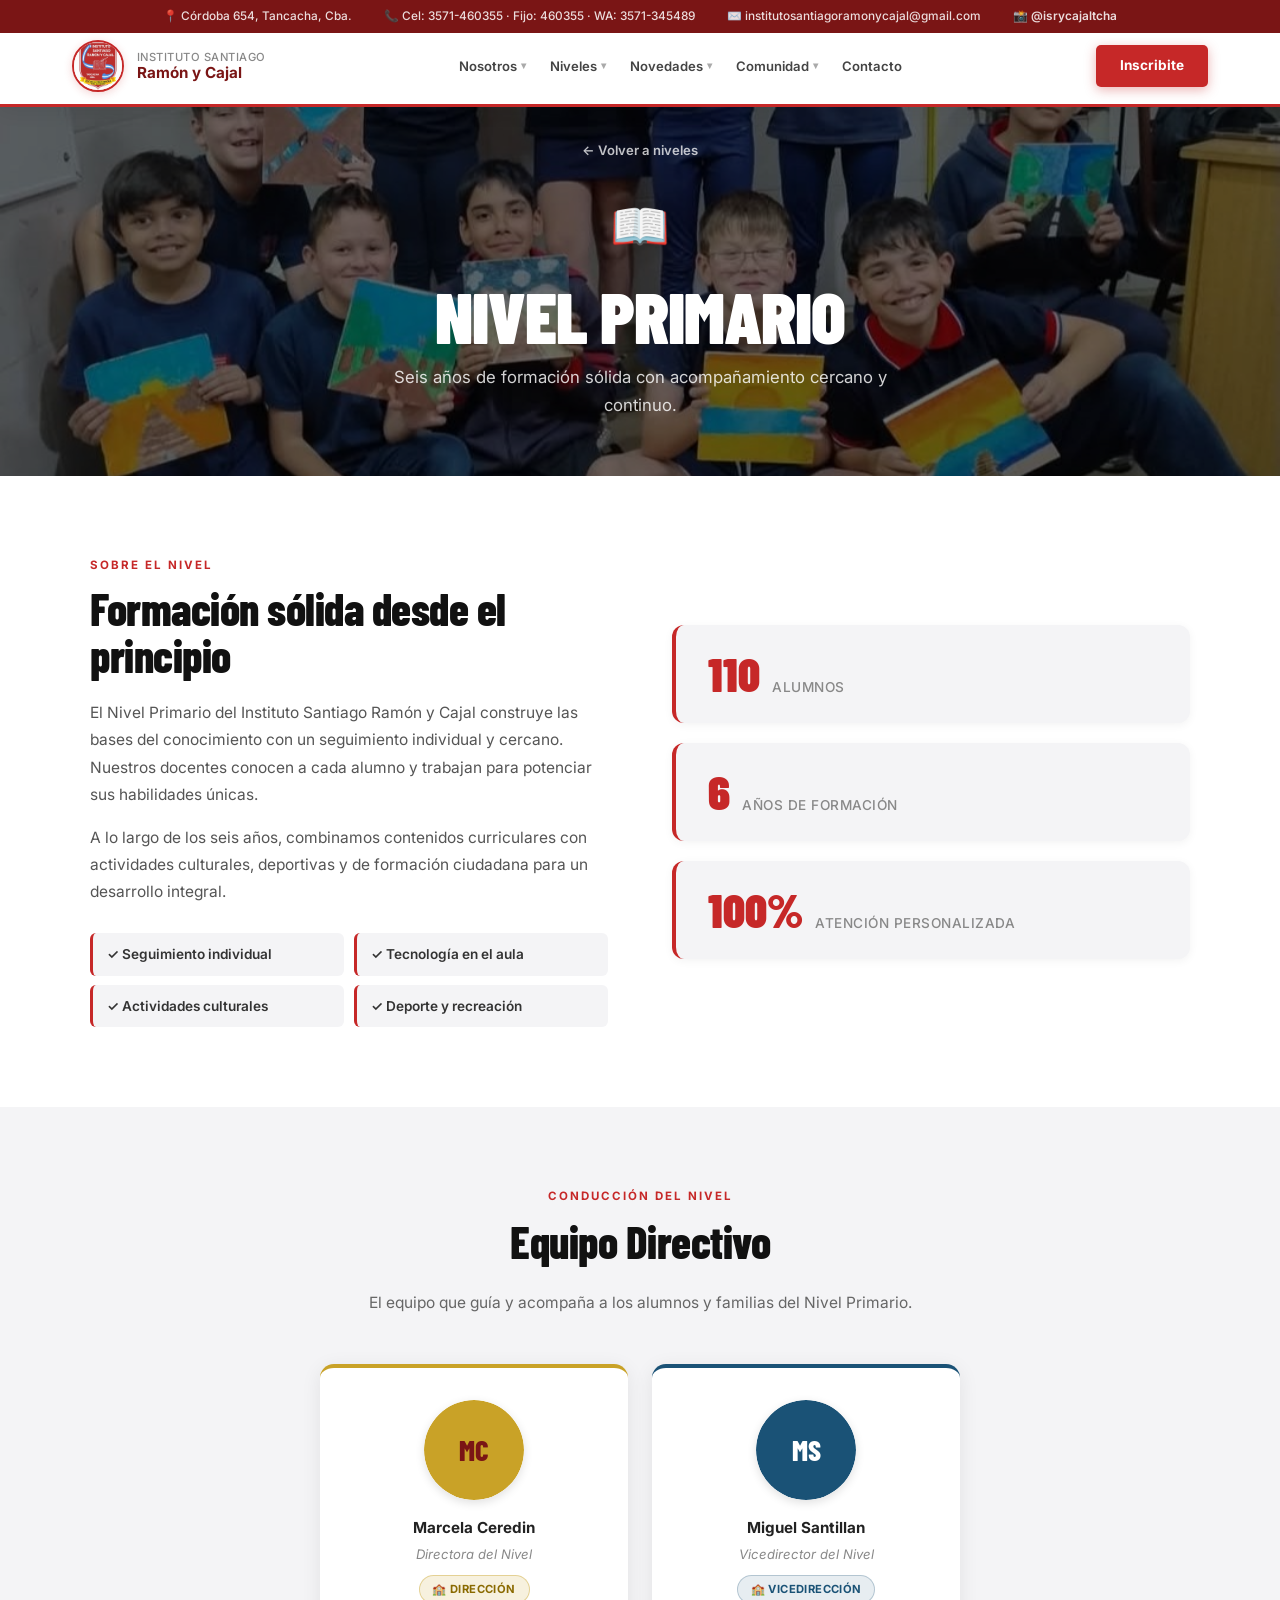
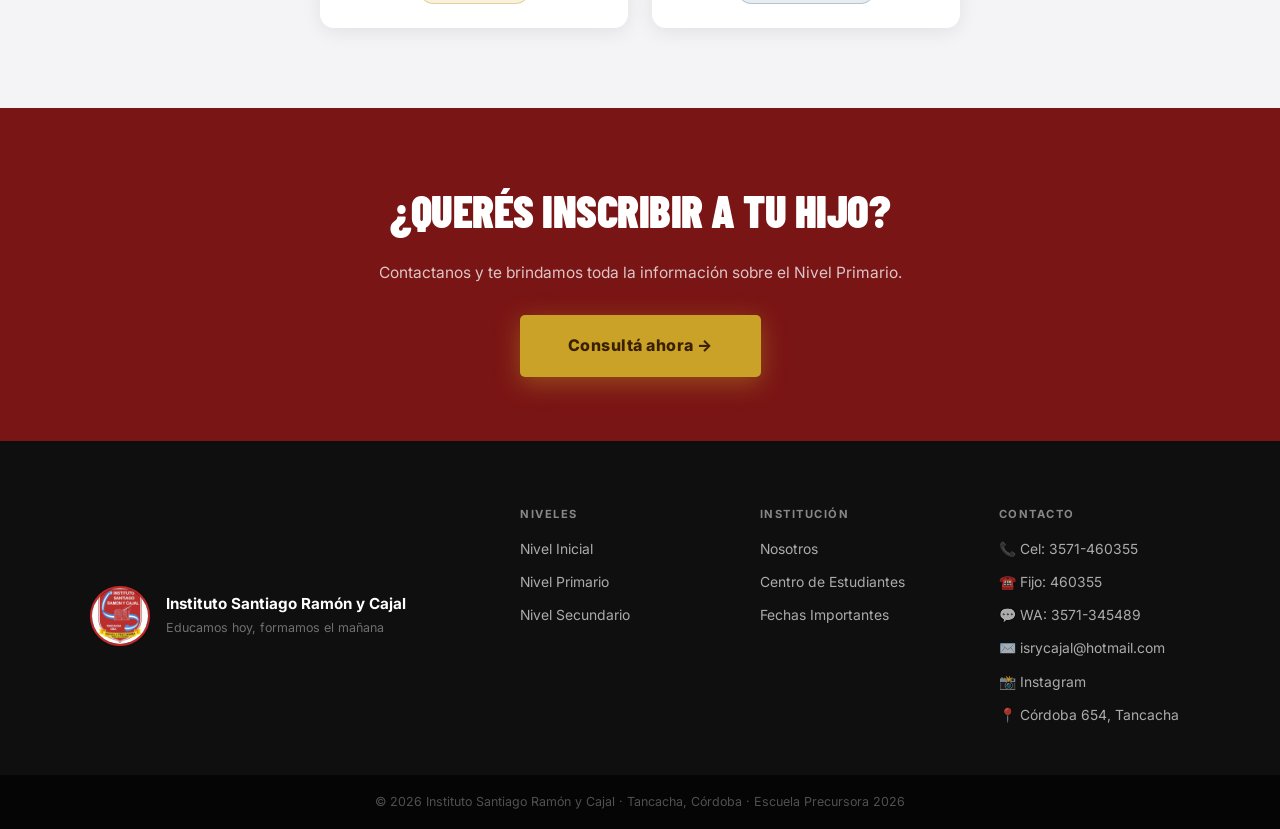
<file: nivel-primario.html>
<!DOCTYPE html>
<html lang="es">
<head>
  <meta charset="UTF-8" />
  <meta name="viewport" content="width=device-width, initial-scale=1.0" />
  <title>Nivel Primario · Instituto Santiago Ramón y Cajal</title>
  <link rel="stylesheet" href="styles.css" />
  <link rel="stylesheet" href="nivel.css" />
  <link href="https://fonts.googleapis.com/css2?family=Barlow+Condensed:wght@600;700;800;900&family=Inter:wght@400;500;600;700&display=swap" rel="stylesheet" />
</head>
<body>

  <div class="topbar">
    <div class="topbar-inner">
      <span>📍 Córdoba 654, Tancacha, Cba.</span>
      <span>📞 Cel: 3571-460355 · Fijo: 460355 · WA: 3571-345489</span>
      <span>✉️ institutosantiagoramonycajal@gmail.com</span>
      <a href="https://instagram.com/isrycajaltcha" target="_blank" class="topbar-ig">📸 @isrycajaltcha</a>
    </div>
  </div>

  <header class="navbar" id="navbar">
    <div class="nav-container">
      <a href="index.html" class="nav-brand">
        <img src="logo.jpeg" alt="Logo Instituto Cajal" class="nav-logo" />
        <div class="nav-brand-text">
          <span class="nav-title">Instituto Santiago</span>
          <span class="nav-title-bold">Ramón y Cajal</span>
        </div>
      </a>
      <button class="nav-toggle" id="navToggle" aria-label="Abrir menú">&#9776;</button>
      <nav class="nav-links" id="navLinks">
        <div class="nav-item dropdown">
          <a href="index.html#nosotros" class="nav-link-drop">Nosotros <span class="arrow">▾</span></a>
          <div class="dropdown-menu">
            <a href="index.html#nosotros">Historia y valores</a>
            <a href="index.html#valores">¿Por qué elegirnos?</a>
          </div>
        </div>
        <div class="nav-item dropdown">
          <a href="index.html#niveles" class="nav-link-drop">Niveles <span class="arrow">▾</span></a>
          <div class="dropdown-menu">
            <a href="nivel-inicial.html">🌱 Nivel Inicial <span class="drop-badge">50 alumnos</span></a>
            <a href="nivel-primario.html">📖 Nivel Primario <span class="drop-badge">110 alumnos</span></a>
            <a href="nivel-secundario.html">🎓 Nivel Secundario <span class="drop-badge">120 alumnos</span></a>
          </div>
        </div>
        <div class="nav-item dropdown">
          <a href="index.html#novedades" class="nav-link-drop">Novedades <span class="arrow">▾</span></a>
          <div class="dropdown-menu">
            <a href="index.html#fechas">📅 Fechas importantes</a>
            <a href="index.html#novedades">📰 Novedades</a>
            <a href="index.html#instagram">📸 Instagram</a>
          </div>
        </div>
        <div class="nav-item dropdown">
          <a href="index.html#centro" class="nav-link-drop">Comunidad <span class="arrow">▾</span></a>
          <div class="dropdown-menu">
            <a href="index.html#centro">Centro de Estudiantes</a>
          </div>
        </div>
        <a href="index.html#contacto" class="nav-link-simple">Contacto</a>
      </nav>
      <a href="index.html#contacto" class="nav-cta">Inscribite</a>
    </div>
  </header>

  <section class="nivel-hero nivel-hero-primario" style="background-image: url('primario.jpg');">
    <div class="nivel-hero-overlay"></div>
    <div class="nivel-hero-content">
      <a href="index.html#niveles" class="nivel-back">← Volver a niveles</a>
      <div class="nivel-hero-emoji">📖</div>
      <h1>Nivel Primario</h1>
      <p>Seis años de formación sólida con acompañamiento cercano y continuo.</p>
    </div>
  </section>

  <section class="nivel-info">
    <div class="container">
      <div class="nivel-info-grid">
        <div class="nivel-info-texto">
          <span class="section-label">Sobre el nivel</span>
          <h2 class="section-title-left">Formación sólida desde el principio</h2>
          <p>El Nivel Primario del Instituto Santiago Ramón y Cajal construye las bases del conocimiento con un seguimiento individual y cercano. Nuestros docentes conocen a cada alumno y trabajan para potenciar sus habilidades únicas.</p>
          <p style="margin-top:1rem">A lo largo de los seis años, combinamos contenidos curriculares con actividades culturales, deportivas y de formación ciudadana para un desarrollo integral.</p>
          <div class="nivel-features-grid">
            <div class="nivel-feature-item">✓ Seguimiento individual</div>
            <div class="nivel-feature-item">✓ Tecnología en el aula</div>
            <div class="nivel-feature-item">✓ Actividades culturales</div>
            <div class="nivel-feature-item">✓ Deporte y recreación</div>
          </div>
        </div>
        <div class="nivel-info-stats">
          <div class="nivel-stat-card">
            <strong>110</strong>
            <span>Alumnos</span>
          </div>
          <div class="nivel-stat-card">
            <strong>6</strong>
            <span>Años de formación</span>
          </div>
          <div class="nivel-stat-card">
            <strong>100%</strong>
            <span>Atención personalizada</span>
          </div>
        </div>
      </div>
    </div>
  </section>

  <section class="nivel-equipo">
    <div class="container">
      <span class="section-label center">Conducción del nivel</span>
      <h2 class="section-title">Equipo Directivo</h2>
      <p class="equipo-intro">El equipo que guía y acompaña a los alumnos y familias del Nivel Primario.</p>

      <div class="plantel-grid plantel-grid-centrado">

        <div class="plantel-card plantel-dir">
          <div class="plantel-foto-wrap plantel-avatar-wrap">
            <div class="plantel-avatar plantel-avatar-dir">MC</div>
          </div>
          <div class="plantel-info">
            <h3>Marcela Ceredin</h3>
            <p class="plantel-subtitulo">Directora del Nivel</p>
            <span class="plantel-tag tag-dir">🏫 Dirección</span>
          </div>
        </div>

        <div class="plantel-card plantel-azul">
          <div class="plantel-foto-wrap plantel-avatar-wrap">
            <div class="plantel-avatar plantel-avatar-azul">MS</div>
          </div>
          <div class="plantel-info">
            <h3>Miguel Santillan</h3>
            <p class="plantel-subtitulo">Vicedirector del Nivel</p>
            <span class="plantel-tag tag-azul">🏫 Vicedirección</span>
          </div>
        </div>

      </div>
    </div>
  </section>

  <section class="nivel-cta">
    <div class="nivel-cta-content">
      <h2>¿Querés inscribir a tu hijo?</h2>
      <p>Contactanos y te brindamos toda la información sobre el Nivel Primario.</p>
      <a href="index.html#contacto" class="btn-cta-banner">Consultá ahora →</a>
    </div>
  </section>

  <footer class="footer">
    <div class="footer-top">
      <div class="container footer-top-inner">
        <div class="footer-brand">
          <img src="logo.jpeg" alt="Logo" class="footer-logo" />
          <div>
            <p class="footer-nombre">Instituto Santiago Ramón y Cajal</p>
            <p class="footer-lema">Educamos hoy, formamos el mañana</p>
          </div>
        </div>
        <div class="footer-links-col">
          <strong>Niveles</strong>
          <a href="nivel-inicial.html">Nivel Inicial</a>
          <a href="nivel-primario.html">Nivel Primario</a>
          <a href="nivel-secundario.html">Nivel Secundario</a>
        </div>
        <div class="footer-links-col">
          <strong>Institución</strong>
          <a href="index.html#nosotros">Nosotros</a>
          <a href="index.html#centro">Centro de Estudiantes</a>
          <a href="index.html#fechas">Fechas Importantes</a>
        </div>
        <div class="footer-links-col">
          <strong>Contacto</strong>
          <a href="tel:3571460355">📞 Cel: 3571-460355</a>
          <a href="tel:460355">☎️ Fijo: 460355</a>
          <a href="https://wa.me/543571345489" target="_blank">💬 WA: 3571-345489</a>
          <a href="mailto:isrycajal@hotmail.com">✉️ isrycajal@hotmail.com</a>
          <a href="https://instagram.com/isrycajaltcha" target="_blank">📸 Instagram</a>
          <span style="color:rgba(255,255,255,0.65);font-size:0.87rem;">📍 Córdoba 654, Tancacha</span>
        </div>
      </div>
    </div>
    <div class="footer-bottom">
      <div class="container">
        <p>© 2026 Instituto Santiago Ramón y Cajal · Tancacha, Córdoba · Escuela Precursora 2026</p>
      </div>
    </div>
  </footer>

  <script src="script.js"></script>
</body>
</html>
</file>
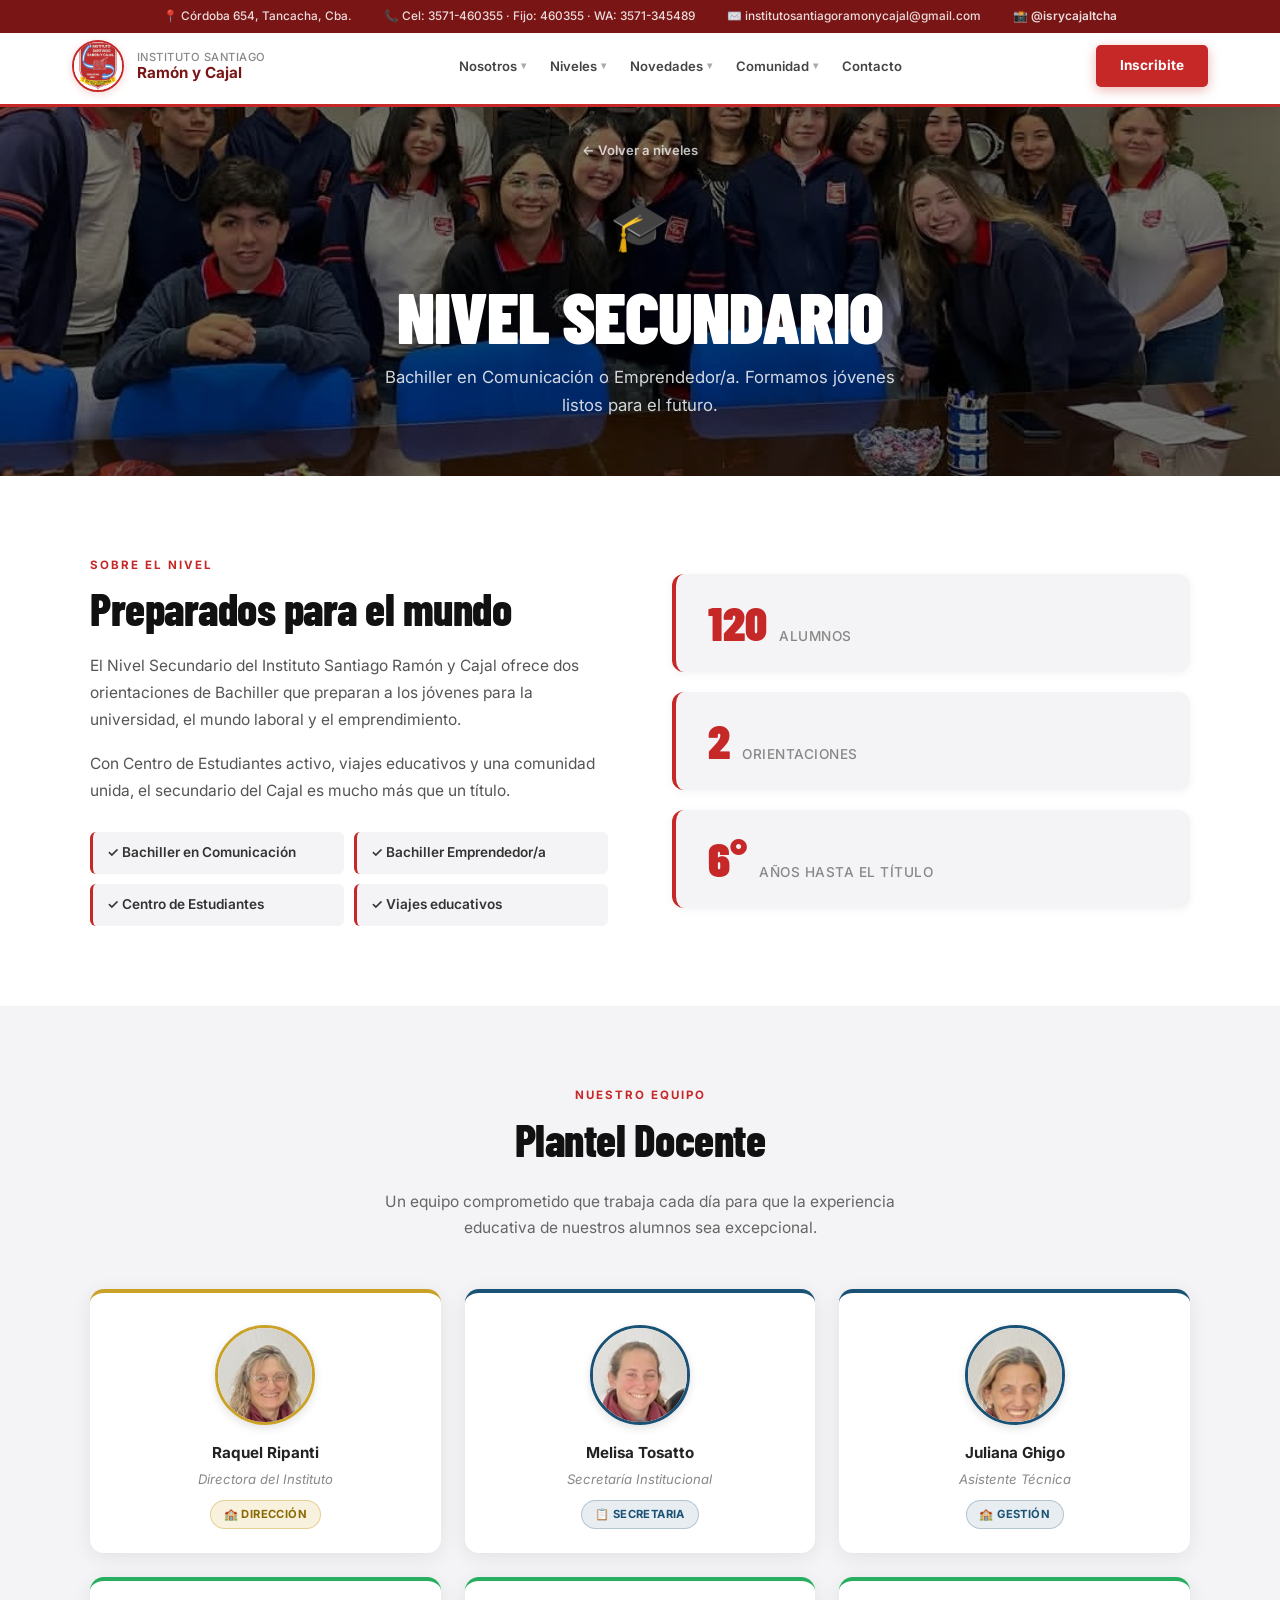
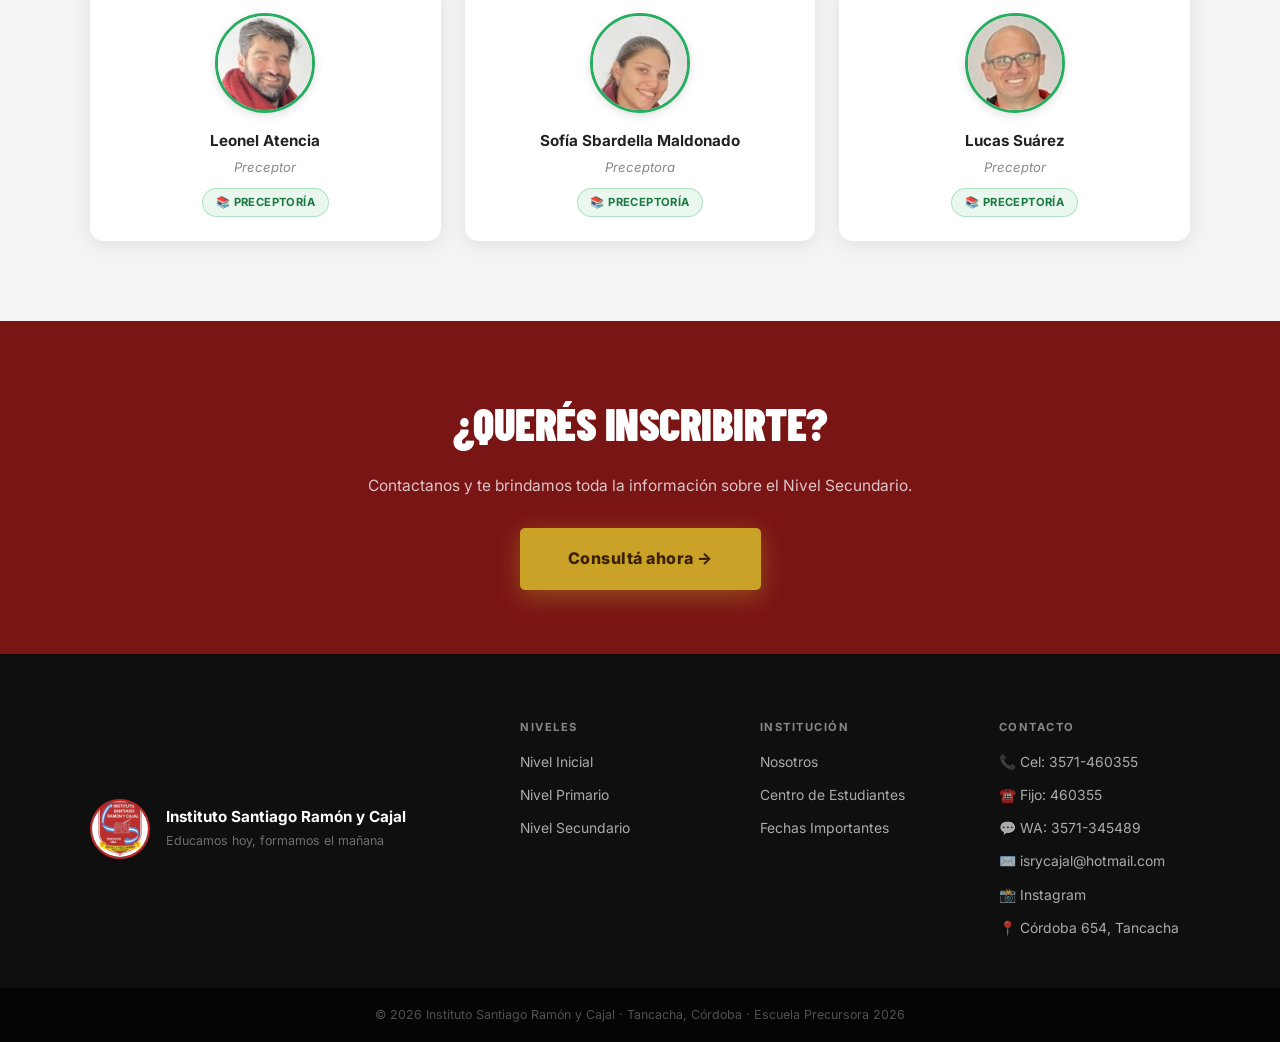
<file: nivel-secundario.html>
<!DOCTYPE html>
<html lang="es">
<head>
  <meta charset="UTF-8" />
  <meta name="viewport" content="width=device-width, initial-scale=1.0" />
  <title>Nivel Secundario · Instituto Santiago Ramón y Cajal</title>
  <link rel="stylesheet" href="styles.css" />
  <link rel="stylesheet" href="nivel.css" />
  <link href="https://fonts.googleapis.com/css2?family=Barlow+Condensed:wght@600;700;800;900&family=Inter:wght@400;500;600;700&display=swap" rel="stylesheet" />
</head>
<body>

  <div class="topbar">
    <div class="topbar-inner">
      <span>📍 Córdoba 654, Tancacha, Cba.</span>
      <span>📞 Cel: 3571-460355 · Fijo: 460355 · WA: 3571-345489</span>
      <span>✉️ institutosantiagoramonycajal@gmail.com</span>
      <a href="https://instagram.com/isrycajaltcha" target="_blank" class="topbar-ig">📸 @isrycajaltcha</a>
    </div>
  </div>

  <header class="navbar" id="navbar">
    <div class="nav-container">
      <a href="index.html" class="nav-brand">
        <img src="logo.jpeg" alt="Logo Instituto Cajal" class="nav-logo" />
        <div class="nav-brand-text">
          <span class="nav-title">Instituto Santiago</span>
          <span class="nav-title-bold">Ramón y Cajal</span>
        </div>
      </a>
      <button class="nav-toggle" id="navToggle" aria-label="Abrir menú">&#9776;</button>
      <nav class="nav-links" id="navLinks">
        <div class="nav-item dropdown">
          <a href="index.html#nosotros" class="nav-link-drop">Nosotros <span class="arrow">▾</span></a>
          <div class="dropdown-menu">
            <a href="index.html#nosotros">Historia y valores</a>
            <a href="index.html#valores">¿Por qué elegirnos?</a>
          </div>
        </div>
        <div class="nav-item dropdown">
          <a href="index.html#niveles" class="nav-link-drop">Niveles <span class="arrow">▾</span></a>
          <div class="dropdown-menu">
            <a href="nivel-inicial.html">🌱 Nivel Inicial <span class="drop-badge">50 alumnos</span></a>
            <a href="nivel-primario.html">📖 Nivel Primario <span class="drop-badge">110 alumnos</span></a>
            <a href="nivel-secundario.html">🎓 Nivel Secundario <span class="drop-badge">120 alumnos</span></a>
          </div>
        </div>
        <div class="nav-item dropdown">
          <a href="index.html#novedades" class="nav-link-drop">Novedades <span class="arrow">▾</span></a>
          <div class="dropdown-menu">
            <a href="index.html#fechas">📅 Fechas importantes</a>
            <a href="index.html#novedades">📰 Novedades</a>
            <a href="index.html#instagram">📸 Instagram</a>
          </div>
        </div>
        <div class="nav-item dropdown">
          <a href="index.html#centro" class="nav-link-drop">Comunidad <span class="arrow">▾</span></a>
          <div class="dropdown-menu">
            <a href="index.html#centro">Centro de Estudiantes</a>
          </div>
        </div>
        <a href="index.html#contacto" class="nav-link-simple">Contacto</a>
      </nav>
      <a href="index.html#contacto" class="nav-cta">Inscribite</a>
    </div>
  </header>

  <section class="nivel-hero nivel-hero-secundario" style="background-image: url('secundario.jpg');">
    <div class="nivel-hero-overlay"></div>
    <div class="nivel-hero-content">
      <a href="index.html#niveles" class="nivel-back">← Volver a niveles</a>
      <div class="nivel-hero-emoji">🎓</div>
      <h1>Nivel Secundario</h1>
      <p>Bachiller en Comunicación o Emprendedor/a. Formamos jóvenes listos para el futuro.</p>
    </div>
  </section>

  <section class="nivel-info">
    <div class="container">
      <div class="nivel-info-grid">
        <div class="nivel-info-texto">
          <span class="section-label">Sobre el nivel</span>
          <h2 class="section-title-left">Preparados para el mundo</h2>
          <p>El Nivel Secundario del Instituto Santiago Ramón y Cajal ofrece dos orientaciones de Bachiller que preparan a los jóvenes para la universidad, el mundo laboral y el emprendimiento.</p>
          <p style="margin-top:1rem">Con Centro de Estudiantes activo, viajes educativos y una comunidad unida, el secundario del Cajal es mucho más que un título.</p>
          <div class="nivel-features-grid">
            <div class="nivel-feature-item">✓ Bachiller en Comunicación</div>
            <div class="nivel-feature-item">✓ Bachiller Emprendedor/a</div>
            <div class="nivel-feature-item">✓ Centro de Estudiantes</div>
            <div class="nivel-feature-item">✓ Viajes educativos</div>
          </div>
        </div>
        <div class="nivel-info-stats">
          <div class="nivel-stat-card">
            <strong>120</strong>
            <span>Alumnos</span>
          </div>
          <div class="nivel-stat-card">
            <strong>2</strong>
            <span>Orientaciones</span>
          </div>
          <div class="nivel-stat-card">
            <strong>6°</strong>
            <span>Años hasta el título</span>
          </div>
        </div>
      </div>
    </div>
  </section>

  <section class="nivel-equipo">
    <div class="container">
      <span class="section-label center">Nuestro equipo</span>
      <h2 class="section-title">Plantel Docente</h2>
      <p class="equipo-intro">Un equipo comprometido que trabaja cada día para que la experiencia educativa de nuestros alumnos sea excepcional.</p>

      <div class="plantel-grid">

        <div class="plantel-card plantel-dir">
          <div class="plantel-foto-wrap">
            <img src="raquel.jpg" alt="Raquel Ripanti" class="plantel-foto" />
          </div>
          <div class="plantel-info">
            <h3>Raquel Ripanti</h3>
            <p class="plantel-subtitulo">Directora del Instituto</p>
            <span class="plantel-tag tag-dir">🏫 Dirección</span>
          </div>
        </div>

        <div class="plantel-card plantel-azul">
          <div class="plantel-foto-wrap">
            <img src="Melina.jpg" alt="Melisa Tosatto" class="plantel-foto" />
          </div>
          <div class="plantel-info">
            <h3>Melisa Tosatto</h3>
            <p class="plantel-subtitulo">Secretaría Institucional</p>
            <span class="plantel-tag tag-azul">📋 Secretaria</span>
          </div>
        </div>

        <div class="plantel-card plantel-azul">
          <div class="plantel-foto-wrap">
            <img src="juli.jpg" alt="Juliana Ghigo" class="plantel-foto" />
          </div>
          <div class="plantel-info">
            <h3>Juliana Ghigo</h3>
            <p class="plantel-subtitulo">Asistente Técnica</p>
            <span class="plantel-tag tag-azul">🏫 Gestión</span>
          </div>
        </div>

        <div class="plantel-card plantel-verde">
          <div class="plantel-foto-wrap">
            <img src="leonel.jpg" alt="Leonel Atencia" class="plantel-foto" />
          </div>
          <div class="plantel-info">
            <h3>Leonel Atencia</h3>
            <p class="plantel-subtitulo">Preceptor</p>
            <span class="plantel-tag tag-verde">📚 Preceptoría</span>
          </div>
        </div>

        <div class="plantel-card plantel-verde">
          <div class="plantel-foto-wrap">
            <img src="Sofia.jpg" alt="Sofía Sbardella Maldonado" class="plantel-foto" />
          </div>
          <div class="plantel-info">
            <h3>Sofía Sbardella Maldonado</h3>
            <p class="plantel-subtitulo">Preceptora</p>
            <span class="plantel-tag tag-verde">📚 Preceptoría</span>
          </div>
        </div>

        <div class="plantel-card plantel-verde">
          <div class="plantel-foto-wrap">
            <img src="lucas.jpg" alt="Lucas Suárez" class="plantel-foto" />
          </div>
          <div class="plantel-info">
            <h3>Lucas Suárez</h3>
            <p class="plantel-subtitulo">Preceptor</p>
            <span class="plantel-tag tag-verde">📚 Preceptoría</span>
          </div>
        </div>

      </div>
    </div>
  </section>

  <section class="nivel-cta">
    <div class="nivel-cta-content">
      <h2>¿Querés inscribirte?</h2>
      <p>Contactanos y te brindamos toda la información sobre el Nivel Secundario.</p>
      <a href="index.html#contacto" class="btn-cta-banner">Consultá ahora →</a>
    </div>
  </section>

  <footer class="footer">
    <div class="footer-top">
      <div class="container footer-top-inner">
        <div class="footer-brand">
          <img src="logo.jpeg" alt="Logo" class="footer-logo" />
          <div>
            <p class="footer-nombre">Instituto Santiago Ramón y Cajal</p>
            <p class="footer-lema">Educamos hoy, formamos el mañana</p>
          </div>
        </div>
        <div class="footer-links-col">
          <strong>Niveles</strong>
          <a href="nivel-inicial.html">Nivel Inicial</a>
          <a href="nivel-primario.html">Nivel Primario</a>
          <a href="nivel-secundario.html">Nivel Secundario</a>
        </div>
        <div class="footer-links-col">
          <strong>Institución</strong>
          <a href="index.html#nosotros">Nosotros</a>
          <a href="index.html#centro">Centro de Estudiantes</a>
          <a href="index.html#fechas">Fechas Importantes</a>
        </div>
        <div class="footer-links-col">
          <strong>Contacto</strong>
          <a href="tel:3571460355">📞 Cel: 3571-460355</a>
          <a href="tel:460355">☎️ Fijo: 460355</a>
          <a href="https://wa.me/543571345489" target="_blank">💬 WA: 3571-345489</a>
          <a href="mailto:isrycajal@hotmail.com">✉️ isrycajal@hotmail.com</a>
          <a href="https://instagram.com/isrycajaltcha" target="_blank">📸 Instagram</a>
          <span style="color:rgba(255,255,255,0.65);font-size:0.87rem;">📍 Córdoba 654, Tancacha</span>
        </div>
      </div>
    </div>
    <div class="footer-bottom">
      <div class="container">
        <p>© 2026 Instituto Santiago Ramón y Cajal · Tancacha, Córdoba · Escuela Precursora 2026</p>
      </div>
    </div>
  </footer>

  <script src="script.js"></script>
</body>
</html>
</file>
<file: styles.css>
*, *::before, *::after { box-sizing: border-box; margin: 0; padding: 0; }

:root {
  --rojo: #c62828;
  --rojo-dark: #7a1515;
  --rojo-accent: #e53935;
  --dorado: #c9a227;
  --azul: #1a5276;
  --blanco: #ffffff;
  --gris-claro: #f4f4f6;
  --gris-medio: #e8e8ec;
  --gris-texto: #3a3a3a;
  --negro: #111111;
}

html { scroll-behavior: smooth; }

body {
  font-family: 'Inter', sans-serif;
  color: var(--gris-texto);
  line-height: 1.7;
}

/* ─── TOPBAR ─── */
.topbar {
  background: var(--rojo-dark);
  color: rgba(255,255,255,0.85);
  font-size: 0.74rem;
  font-weight: 500;
  padding: 0.4rem 1.5rem;
  position: fixed;
  top: 0; left: 0; right: 0;
  z-index: 1001;
}
.topbar-inner {
  max-width: 1200px;
  margin: 0 auto;
  display: flex;
  gap: 2rem;
  justify-content: center;
  flex-wrap: wrap;
  align-items: center;
}
.topbar-ig {
  color: rgba(255,255,255,0.85);
  text-decoration: none;
  font-weight: 600;
  transition: color 0.2s;
}
.topbar-ig:hover { color: var(--dorado); }

/* ─── NAVBAR ─── */
.navbar {
  position: fixed;
  top: 28px; left: 0; right: 0;
  background: var(--blanco);
  z-index: 1000;
  box-shadow: 0 2px 20px rgba(0,0,0,0.09);
  border-bottom: 3px solid var(--rojo);
  transition: top 0.3s;
}
.nav-container {
  max-width: 1200px;
  margin: 0 auto;
  padding: 0 2rem;
  height: 76px;
  display: flex;
  align-items: center;
  justify-content: space-between;
  gap: 1.5rem;
}
.nav-brand {
  display: flex;
  align-items: center;
  gap: 0.8rem;
  flex-shrink: 0;
  text-decoration: none;
}
.nav-logo {
  height: 52px;
  width: 52px;
  object-fit: cover;
  border-radius: 50%;
  border: 2.5px solid var(--rojo);
  box-shadow: 0 2px 8px rgba(198,40,40,0.2);
}
.nav-brand-text { display: flex; flex-direction: column; line-height: 1.15; }
.nav-title { color: #888; font-size: 0.7rem; font-weight: 500; text-transform: uppercase; letter-spacing: 0.5px; }
.nav-title-bold { color: var(--rojo-dark); font-size: 0.95rem; font-weight: 700; }

.nav-links {
  display: flex;
  align-items: center;
  gap: 0.1rem;
  flex: 1;
  justify-content: center;
}

/* Links simples */
.nav-link-simple {
  color: #444;
  text-decoration: none;
  font-size: 0.82rem;
  font-weight: 600;
  padding: 0.4rem 0.7rem;
  border-radius: 4px;
  transition: color 0.2s, background 0.2s;
  white-space: nowrap;
}
.nav-link-simple:hover { color: var(--rojo); background: rgba(198,40,40,0.06); }

/* Dropdown */
.nav-item { position: relative; }

.nav-link-drop {
  display: flex;
  align-items: center;
  gap: 0.25rem;
  color: #444;
  text-decoration: none;
  font-size: 0.82rem;
  font-weight: 600;
  padding: 0.4rem 0.7rem;
  border-radius: 4px;
  cursor: pointer;
  white-space: nowrap;
  transition: color 0.2s, background 0.2s;
  user-select: none;
}
.nav-link-drop:hover { color: var(--rojo); background: rgba(198,40,40,0.06); }
.nav-link-drop .arrow {
  font-size: 0.65rem;
  transition: transform 0.2s;
  color: #aaa;
}
.nav-item.open .arrow,
.nav-item:hover .arrow { transform: rotate(180deg); color: var(--rojo); }

.dropdown-menu {
  position: absolute;
  top: calc(100% + 10px);
  left: 50%;
  transform: translateX(-50%);
  background: var(--blanco);
  border-radius: 10px;
  box-shadow: 0 8px 30px rgba(0,0,0,0.14);
  border: 1px solid #eee;
  min-width: 220px;
  padding: 0.5rem;
  opacity: 0;
  visibility: hidden;
  transform: translateX(-50%) translateY(6px);
  transition: opacity 0.2s, transform 0.2s, visibility 0.2s;
  z-index: 999;
}
.dropdown-menu::before {
  content: '';
  position: absolute;
  top: -6px;
  left: 50%;
  transform: translateX(-50%);
  border-left: 6px solid transparent;
  border-right: 6px solid transparent;
  border-bottom: 6px solid var(--blanco);
}
.nav-item:hover .dropdown-menu,
.nav-item.open .dropdown-menu {
  opacity: 1;
  visibility: visible;
  transform: translateX(-50%) translateY(0);
}
.dropdown-menu a {
  display: flex;
  align-items: center;
  justify-content: space-between;
  padding: 0.6rem 0.9rem;
  border-radius: 6px;
  color: #333;
  text-decoration: none;
  font-size: 0.83rem;
  font-weight: 500;
  transition: background 0.15s, color 0.15s;
  gap: 0.5rem;
}
.dropdown-menu a:hover { background: rgba(198,40,40,0.07); color: var(--rojo); }
.drop-badge {
  font-size: 0.68rem;
  font-weight: 600;
  background: var(--gris-claro);
  color: #888;
  padding: 0.15rem 0.5rem;
  border-radius: 20px;
  white-space: nowrap;
}

.nav-cta {
  display: inline-block;
  background: var(--rojo);
  color: var(--blanco);
  font-size: 0.85rem;
  font-weight: 700;
  padding: 0.6rem 1.5rem;
  border-radius: 5px;
  text-decoration: none;
  white-space: nowrap;
  box-shadow: 0 3px 12px rgba(198,40,40,0.35);
  transition: background 0.2s, transform 0.15s, box-shadow 0.2s;
  flex-shrink: 0;
}
.nav-cta:hover { background: var(--rojo-dark); transform: translateY(-1px); box-shadow: 0 5px 16px rgba(198,40,40,0.4); }

.nav-toggle {
  display: none;
  background: none;
  border: none;
  color: var(--rojo-dark);
  font-size: 1.7rem;
  cursor: pointer;
  line-height: 1;
}

/* ─── HERO ─── */
.hero {
  min-height: 100vh;
  background: url('frente.jpeg') center 30% / cover no-repeat;
  display: flex;
  align-items: center;
  position: relative;
  padding-top: 104px;
}
.hero-overlay {
  position: absolute;
  inset: 0;
  background: linear-gradient(
    105deg,
    rgba(8,8,8,0.90) 0%,
    rgba(12,12,12,0.80) 45%,
    rgba(12,12,12,0.30) 75%,
    rgba(12,12,12,0.05) 100%
  );
}
.hero-content {
  position: relative;
  z-index: 1;
  max-width: 640px;
  padding: 4rem clamp(1.5rem, 7vw, 7rem);
}
.hero-badge {
  display: inline-flex;
  align-items: center;
  gap: 0.5rem;
  background: rgba(198,40,40,0.18);
  border: 1px solid rgba(198,40,40,0.45);
  color: #ffb3b3;
  font-size: 0.75rem;
  font-weight: 600;
  letter-spacing: 1px;
  text-transform: uppercase;
  padding: 0.4rem 1rem;
  border-radius: 30px;
  margin-bottom: 1.75rem;
}
.hero-badge-dot {
  width: 7px; height: 7px;
  background: var(--rojo-accent);
  border-radius: 50%;
  animation: pulse 1.8s ease-in-out infinite;
}
@keyframes pulse {
  0%, 100% { opacity: 1; transform: scale(1); }
  50% { opacity: 0.4; transform: scale(0.65); }
}
.hero-titulo {
  font-family: 'Barlow Condensed', sans-serif;
  font-size: clamp(3rem, 6.5vw, 5.4rem);
  font-weight: 900;
  color: var(--blanco);
  line-height: 0.93;
  text-transform: uppercase;
  margin-bottom: 1.5rem;
  letter-spacing: -1px;
  text-shadow: 0 2px 24px rgba(0,0,0,0.35);
}
.hero-titulo-accent { color: var(--rojo-accent); display: block; }

.hero-sub {
  color: rgba(255,255,255,0.78);
  font-size: 1.05rem;
  margin-bottom: 2.5rem;
  line-height: 1.75;
}
.hero-acciones { display: flex; gap: 1rem; flex-wrap: wrap; margin-bottom: 1.5rem; }

/* WhatsApp button en hero */
.hero-whatsapp {
  display: inline-flex;
  align-items: center;
  gap: 0.5rem;
  background: #25d366;
  color: #fff;
  font-weight: 700;
  font-size: 0.9rem;
  padding: 0.7rem 1.4rem;
  border-radius: 50px;
  text-decoration: none;
  margin-bottom: 2rem;
  box-shadow: 0 4px 16px rgba(37,211,102,0.4);
  transition: background 0.2s, transform 0.15s, box-shadow 0.2s;
  width: fit-content;
}
.hero-whatsapp:hover { background: #1ebe5d; transform: translateY(-2px); box-shadow: 0 6px 22px rgba(37,211,102,0.5); }

.btn-hero-cta {
  display: inline-block;
  background: var(--rojo);
  color: var(--blanco);
  font-weight: 700;
  font-size: 0.95rem;
  padding: 1rem 2.5rem;
  border-radius: 5px;
  text-decoration: none;
  letter-spacing: 0.8px;
  text-transform: uppercase;
  box-shadow: 0 4px 18px rgba(198,40,40,0.45);
  transition: background 0.2s, transform 0.15s, box-shadow 0.2s;
}
.btn-hero-cta:hover { background: var(--rojo-dark); transform: translateY(-2px); box-shadow: 0 8px 24px rgba(198,40,40,0.5); }

.btn-hero-ghost {
  display: inline-flex;
  align-items: center;
  background: transparent;
  color: rgba(255,255,255,0.85);
  font-weight: 600;
  font-size: 0.95rem;
  padding: 1rem 1.75rem;
  border-radius: 5px;
  border: 1.5px solid rgba(255,255,255,0.35);
  text-decoration: none;
  transition: border-color 0.2s, background 0.2s, color 0.2s;
}
.btn-hero-ghost:hover { border-color: rgba(255,255,255,0.8); background: rgba(255,255,255,0.08); color: var(--blanco); }

.hero-stats {
  display: flex;
  align-items: center;
  gap: 1.75rem;
  padding-top: 1.5rem;
  border-top: 1px solid rgba(255,255,255,0.15);
}
.hero-stat { display: flex; flex-direction: column; gap: 0.1rem; }
.hero-stat strong {
  font-family: 'Barlow Condensed', sans-serif;
  font-size: 2rem; font-weight: 800;
  color: var(--blanco); line-height: 1;
}
.hero-stat span { font-size: 0.7rem; color: rgba(255,255,255,0.5); font-weight: 500; text-transform: uppercase; letter-spacing: 0.5px; }
.hero-stat-divider { width: 1px; height: 36px; background: rgba(255,255,255,0.18); }

/* ─── UTILIDADES DE SECCIÓN ─── */
.section { padding: 5.5rem 1.5rem; }
.section-alt { background: var(--gris-claro); }
.section-dark { background: var(--negro); }

.container { max-width: 1100px; margin: 0 auto; }

.section-label {
  display: block;
  font-size: 0.72rem;
  font-weight: 700;
  letter-spacing: 2px;
  text-transform: uppercase;
  color: var(--rojo);
  margin-bottom: 0.6rem;
}
.section-label.center { text-align: center; }
.section-label.light { color: rgba(198,40,40,0.7); }

.section-title {
  font-family: 'Barlow Condensed', sans-serif;
  font-size: clamp(1.9rem, 3.5vw, 2.8rem);
  font-weight: 800;
  color: var(--negro);
  text-align: center;
  margin-bottom: 3rem;
  line-height: 1.1;
  letter-spacing: -0.5px;
}
.section-title.light { color: var(--blanco); }
.section-title-left {
  font-family: 'Barlow Condensed', sans-serif;
  font-size: clamp(1.9rem, 3.5vw, 2.8rem);
  font-weight: 800;
  color: var(--negro);
  margin-bottom: 1.25rem;
  line-height: 1.05;
  letter-spacing: -0.5px;
}

/* ─── NOSOTROS ─── */
.nosotros-wrapper {
  display: grid;
  grid-template-columns: 1fr 1fr;
  gap: 4rem;
  align-items: center;
}
.nosotros-texto p { color: #555; font-size: 0.97rem; }
.nosotros-pills {
  display: flex;
  flex-wrap: wrap;
  gap: 0.6rem;
  margin-top: 1.5rem;
}
.pill {
  display: inline-block;
  background: rgba(198,40,40,0.08);
  border: 1px solid rgba(198,40,40,0.2);
  color: var(--rojo-dark);
  font-size: 0.78rem;
  font-weight: 600;
  padding: 0.3rem 0.85rem;
  border-radius: 30px;
}
.nosotros-cards {
  display: flex;
  flex-direction: column;
  gap: 1rem;
}
.mini-card {
  background: var(--blanco);
  border-radius: 10px;
  padding: 1.25rem 1.5rem;
  box-shadow: 0 3px 14px rgba(0,0,0,0.07);
  border-left: 4px solid var(--gris-medio);
  transition: border-color 0.2s, transform 0.2s;
}
.mini-card:hover { border-left-color: var(--rojo); transform: translateX(3px); }
.mini-card-accent { border-left-color: var(--rojo); background: rgba(198,40,40,0.03); }
.mini-card-icon { font-size: 1.4rem; margin-bottom: 0.3rem; }
.mini-card h4 { font-size: 0.9rem; font-weight: 700; color: var(--rojo-dark); margin-bottom: 0.3rem; }
.mini-card p { font-size: 0.85rem; color: #666; }

/* ─── NIVELES ─── */
.niveles-grid {
  display: grid;
  grid-template-columns: repeat(3, 1fr);
  gap: 1.75rem;
}
.nivel-card {
  background: var(--blanco);
  border-radius: 12px;
  overflow: hidden;
  box-shadow: 0 4px 20px rgba(0,0,0,0.08);
  transition: transform 0.25s, box-shadow 0.25s;
  position: relative;
}
.nivel-card:hover { transform: translateY(-6px); box-shadow: 0 12px 32px rgba(0,0,0,0.13); }
.nivel-card-featured { box-shadow: 0 8px 30px rgba(198,40,40,0.2); }
.nivel-featured-badge {
  position: absolute;
  top: 14px; right: 14px;
  background: var(--dorado);
  color: var(--rojo-dark);
  font-size: 0.7rem;
  font-weight: 700;
  padding: 0.25rem 0.7rem;
  border-radius: 20px;
  text-transform: uppercase;
  letter-spacing: 0.5px;
}
.nivel-header {
  padding: 2rem 1.75rem 1.25rem;
  display: flex;
  align-items: center;
  gap: 0.75rem;
}
.nivel-inicial { background: linear-gradient(135deg, #e8f5e9, #c8e6c9); }
.nivel-primaria { background: linear-gradient(135deg, #fff3e0, #ffe0b2); }
.nivel-secundario { background: linear-gradient(135deg, #e3f2fd, #bbdefb); }
.nivel-emoji { font-size: 2rem; }
.nivel-header h3 { font-family: 'Barlow Condensed', sans-serif; font-size: 1.5rem; font-weight: 800; color: #222; }
.nivel-body { padding: 1.25rem 1.75rem 1.75rem; }
.nivel-stat { display: flex; align-items: baseline; gap: 0.35rem; margin-bottom: 1rem; }
.nivel-stat strong { font-family: 'Barlow Condensed', sans-serif; font-size: 2.8rem; font-weight: 900; color: var(--rojo); line-height: 1; }
.nivel-stat span { font-size: 0.8rem; color: #888; font-weight: 500; text-transform: uppercase; }
.nivel-body p { font-size: 0.88rem; color: #555; margin-bottom: 1.1rem; line-height: 1.65; }
.nivel-features { list-style: none; display: flex; flex-direction: column; gap: 0.4rem; margin-bottom: 1.5rem; }
.nivel-features li { font-size: 0.83rem; color: #444; font-weight: 500; }
.btn-nivel {
  display: block;
  text-align: center;
  background: var(--gris-claro);
  color: var(--rojo-dark);
  font-weight: 700;
  font-size: 0.85rem;
  padding: 0.75rem;
  border-radius: 6px;
  text-decoration: none;
  transition: background 0.2s, color 0.2s;
}
.btn-nivel:hover { background: var(--rojo); color: var(--blanco); }
.btn-nivel-featured { background: var(--rojo); color: var(--blanco); }
.btn-nivel-featured:hover { background: var(--rojo-dark); }

/* ─── MARQUEE ─── */
.marquee-wrap {
  background: var(--rojo-dark);
  overflow: hidden;
  white-space: nowrap;
  padding: 0.75rem 0;
}
.marquee-track {
  display: inline-block;
  animation: marquee-scroll 28s linear infinite;
}
.marquee-track span {
  display: inline-block;
  color: rgba(255,255,255,0.88);
  font-size: 0.8rem;
  font-weight: 600;
  letter-spacing: 0.5px;
  padding: 0 1.5rem;
}
.marquee-sep { color: var(--dorado) !important; font-weight: 900 !important; }
@keyframes marquee-scroll {
  0%   { transform: translateX(0); }
  100% { transform: translateX(-50%); }
}

/* ─── NIVELES CTA CARDS ─── */
.niveles-cta-grid {
  display: grid;
  grid-template-columns: repeat(3, 1fr);
  gap: 1.5rem;
}

.nivel-cta-card {
  border-radius: 18px;
  overflow: hidden;
  display: flex;
  flex-direction: column;
  text-decoration: none;
  box-shadow: 0 6px 28px rgba(0,0,0,0.12);
  transition: transform 0.25s, box-shadow 0.25s;
}
.nivel-cta-card:hover { transform: translateY(-6px); box-shadow: 0 14px 36px rgba(0,0,0,0.18); }

.nivel-cta-foto {
  height: 200px;
  background-size: cover;
  background-position: center;
  flex-shrink: 0;
}

.nivel-cta-body {
  padding: 1.75rem 1.5rem;
  display: flex;
  flex-direction: column;
  gap: 0.5rem;
  flex: 1;
}

.nivel-cta-verde .nivel-cta-body { background: #1b5e20; }
.nivel-cta-rojo  .nivel-cta-body { background: var(--rojo-dark); }
.nivel-cta-azul  .nivel-cta-body { background: #0d47a1; }

.nivel-cta-ico {
  font-size: 1.6rem;
  color: rgba(255,255,255,0.7);
  margin-bottom: 0.25rem;
}

.nivel-cta-body h3 {
  font-family: 'Barlow Condensed', sans-serif;
  font-size: 1.7rem;
  font-weight: 800;
  color: #fff;
  text-transform: uppercase;
  letter-spacing: -0.5px;
  line-height: 1;
}

.nivel-cta-body p {
  font-size: 0.87rem;
  color: rgba(255,255,255,0.75);
  line-height: 1.6;
  flex: 1;
}

.nivel-cta-btn {
  display: inline-block;
  margin-top: 0.75rem;
  background: rgba(255,255,255,0.15);
  border: 1.5px solid rgba(255,255,255,0.35);
  color: #fff;
  font-size: 0.82rem;
  font-weight: 700;
  padding: 0.5rem 1.1rem;
  border-radius: 30px;
  transition: background 0.2s;
  width: fit-content;
}
.nivel-cta-card:hover .nivel-cta-btn { background: rgba(255,255,255,0.28); }

@media (max-width: 860px) {
  .niveles-cta-grid { grid-template-columns: 1fr; max-width: 420px; margin: 0 auto; }
}

/* ─── VALORES CARDS ─── */
.section-valores { background: var(--gris-claro); }

.valores-cards-grid {
  display: grid;
  grid-template-columns: repeat(3, 1fr);
  gap: 1.75rem;
}

.valor-card {
  background: var(--blanco);
  border-radius: 14px;
  padding: 2.25rem 1.75rem;
  box-shadow: 0 4px 20px rgba(0,0,0,0.07);
  text-align: center;
  transition: transform 0.25s, box-shadow 0.25s;
}
.valor-card:hover { transform: translateY(-6px); box-shadow: 0 12px 32px rgba(0,0,0,0.12); }

.valor-icon-wrap {
  width: 72px; height: 72px;
  border-radius: 50%;
  display: flex;
  align-items: center;
  justify-content: center;
  margin: 0 auto 1.25rem;
}
.valor-icon { font-size: 1.6rem; }
.valor-icon-rojo   { background: rgba(198,40,40,0.1); color: var(--rojo); }
.valor-icon-azul   { background: rgba(26,82,118,0.1); color: var(--azul); }
.valor-icon-dorado { background: rgba(201,162,39,0.15); color: #a07d10; }
.valor-icon-verde  { background: rgba(39,174,96,0.1); color: #1a7a42; }

.mini-card-icon i { font-size: 1.4rem; color: var(--rojo); }
.nivel-emoji i { font-size: 2rem; color: inherit; }

.valor-card h3 {
  font-size: 1rem;
  font-weight: 700;
  color: var(--negro);
  margin-bottom: 0.6rem;
}
.valor-card p {
  font-size: 0.86rem;
  color: #666;
  line-height: 1.7;
}

/* ─── CTA BANNER ─── */
.cta-banner {
  position: relative;
  background: url('frente.jpeg') center 60% / cover no-repeat;
  padding: 6rem 1.5rem;
  text-align: center;
  overflow: hidden;
}
.cta-overlay {
  position: absolute;
  inset: 0;
  background: linear-gradient(135deg, rgba(122,21,21,0.93) 0%, rgba(10,10,10,0.85) 100%);
}
.cta-content {
  position: relative;
  z-index: 1;
  max-width: 680px;
  margin: 0 auto;
}
.cta-label {
  display: inline-block;
  background: rgba(255,255,255,0.12);
  border: 1px solid rgba(255,255,255,0.25);
  color: rgba(255,255,255,0.85);
  font-size: 0.72rem;
  font-weight: 700;
  letter-spacing: 2px;
  text-transform: uppercase;
  padding: 0.35rem 1rem;
  border-radius: 30px;
  margin-bottom: 1.5rem;
}
.cta-content h2 {
  font-family: 'Barlow Condensed', sans-serif;
  font-size: clamp(2.4rem, 5vw, 4rem);
  font-weight: 900;
  color: var(--blanco);
  text-transform: uppercase;
  line-height: 1;
  margin-bottom: 1.25rem;
  letter-spacing: -1px;
  text-shadow: 0 2px 20px rgba(0,0,0,0.3);
}
.cta-content p {
  color: rgba(255,255,255,0.75);
  font-size: 1rem;
  line-height: 1.7;
  margin-bottom: 2.25rem;
}
.btn-cta-banner {
  display: inline-block;
  background: var(--dorado);
  color: #3a2000;
  font-weight: 800;
  font-size: 1rem;
  padding: 1.1rem 3rem;
  border-radius: 5px;
  text-decoration: none;
  letter-spacing: 0.5px;
  box-shadow: 0 6px 24px rgba(201,162,39,0.4);
  transition: background 0.2s, transform 0.15s, box-shadow 0.2s;
}
.btn-cta-banner:hover { background: #e0b830; transform: translateY(-2px); box-shadow: 0 10px 30px rgba(201,162,39,0.5); }

/* ─── EQUIPO OCULTO POR DEFECTO ─── */
.equipo-hidden { display: none !important; }
.equipo-visible { display: block !important; }

/* ─── PLANTEL DOCENTE (tarjetas estilo IMC) ─── */
.plantel-grid {
  display: grid;
  grid-template-columns: repeat(3, 1fr);
  gap: 1.5rem;
}

.plantel-card {
  background: var(--blanco);
  border-radius: 14px;
  overflow: hidden;
  box-shadow: 0 4px 20px rgba(0,0,0,0.08);
  transition: transform 0.25s, box-shadow 0.25s;
  border-top: 4px solid var(--gris-medio);
  display: flex;
  flex-direction: column;
  align-items: center;
  padding: 2rem 1.25rem 1.5rem;
  text-align: center;
}
.plantel-card:hover { transform: translateY(-6px); box-shadow: 0 12px 32px rgba(0,0,0,0.13); }

.plantel-dir  { border-top-color: var(--dorado); }
.plantel-azul { border-top-color: var(--azul); }
.plantel-verde { border-top-color: #27ae60; }
.plantel-morado { border-top-color: #8e44ad; }

.plantel-foto-wrap {
  width: 100px;
  height: 100px;
  border-radius: 50%;
  overflow: hidden;
  margin-bottom: 1.1rem;
  border: 3px solid var(--gris-medio);
  box-shadow: 0 3px 10px rgba(0,0,0,0.12);
  flex-shrink: 0;
}
.plantel-dir  .plantel-foto-wrap { border-color: var(--dorado); }
.plantel-azul .plantel-foto-wrap { border-color: var(--azul); }
.plantel-verde .plantel-foto-wrap { border-color: #27ae60; }

.plantel-foto {
  width: 100%;
  height: 100%;
  object-fit: cover;
  object-position: center top;
}

.plantel-info { display: flex; flex-direction: column; align-items: center; gap: 0.35rem; }
.plantel-info h3 { font-size: 0.95rem; font-weight: 700; color: #222; line-height: 1.3; }
.plantel-subtitulo { font-size: 0.82rem; color: #888; font-style: italic; }

.plantel-tag {
  display: inline-block;
  font-size: 0.7rem;
  font-weight: 700;
  padding: 0.25rem 0.8rem;
  border-radius: 20px;
  margin-top: 0.25rem;
  text-transform: uppercase;
  letter-spacing: 0.4px;
}
.tag-dir    { background: rgba(201,162,39,0.15); color: #8a6a00; border: 1px solid rgba(201,162,39,0.4); }
.tag-azul   { background: rgba(26,82,118,0.1);   color: var(--azul); border: 1px solid rgba(26,82,118,0.25); }
.tag-verde  { background: rgba(39,174,96,0.1);   color: #1a7a42; border: 1px solid rgba(39,174,96,0.3); }
.tag-morado { background: rgba(142,68,173,0.1);  color: #6c2a8c; border: 1px solid rgba(142,68,173,0.3); }

@media (max-width: 960px) {
  .plantel-grid { grid-template-columns: repeat(2, 1fr); }
}
@media (max-width: 480px) {
  .plantel-grid { grid-template-columns: 1fr; max-width: 280px; margin: 0 auto; }
}

/* ─── CARAS RECORTADAS DE FOTO GRUPAL ─── */
/* Orden en la foto: 1=Leonel, 2=Sofía, 3=Melisa, 4=Raquel, 5=Juliana, 6=Lucas */
.cara {
  width: 64px;
  height: 64px;
  border-radius: 50%;
  background-image: url('equipo.jpeg');
  background-size: 650% auto;
  background-repeat: no-repeat;
  flex-shrink: 0;
  border: 3px solid var(--gris-medio);
  box-shadow: 0 2px 8px rgba(0,0,0,0.15);
}
.cara-sm {
  width: 48px;
  height: 48px;
  background-size: 650% auto;
}
.equipo-persona.destacada .cara { border-color: var(--dorado); }

/* Posición horizontal de cada persona (izq→der: 0%→100% en 5 pasos = 20% cada uno) */
/* Y: ~30% para mostrar la cara (foto tiene header rojo arriba) */
.cara-1 { background-position: 2%  30%; }
.cara-2 { background-position: 22% 30%; }
.cara-3 { background-position: 42% 30%; }
.cara-4 { background-position: 60% 30%; }
.cara-5 { background-position: 80% 30%; }
.cara-6 { background-position: 99% 30%; }

/* ─── EQUIPO NUEVO ─── */
.equipo-intro {
  text-align: center;
  color: #666;
  font-size: 0.97rem;
  max-width: 560px;
  margin: -1.5rem auto 3rem;
  line-height: 1.7;
}

.equipo-autoridades {
  display: grid;
  grid-template-columns: repeat(3, 1fr);
  gap: 1.5rem;
  margin-bottom: 2.5rem;
}

.equipo-persona {
  display: flex;
  align-items: center;
  gap: 1rem;
  background: var(--blanco);
  border-radius: 12px;
  padding: 1.5rem;
  box-shadow: 0 3px 16px rgba(0,0,0,0.07);
  border: 1px solid var(--gris-medio);
  transition: transform 0.2s, box-shadow 0.2s;
}
.equipo-persona:hover { transform: translateY(-3px); box-shadow: 0 8px 24px rgba(0,0,0,0.11); }
.equipo-persona.destacada { border-color: var(--dorado); }

.equipo-inicial {
  width: 52px;
  height: 52px;
  border-radius: 50%;
  display: flex;
  align-items: center;
  justify-content: center;
  font-family: 'Barlow Condensed', sans-serif;
  font-size: 1.5rem;
  font-weight: 800;
  color: var(--blanco);
  flex-shrink: 0;
}

.equipo-info h3 { font-size: 0.95rem; font-weight: 700; color: #222; margin-bottom: 0.35rem; }

.equipo-cargo-tag {
  display: inline-block;
  font-size: 0.7rem;
  font-weight: 700;
  padding: 0.2rem 0.7rem;
  border-radius: 20px;
  text-transform: uppercase;
  letter-spacing: 0.5px;
}
.cargo-dir { background: var(--dorado); color: var(--rojo-dark); }
.cargo-sec { background: rgba(26,82,118,0.1); color: var(--azul); }

.equipo-divider {
  display: flex;
  align-items: center;
  gap: 1rem;
  margin-bottom: 1.75rem;
}
.equipo-divider::before,
.equipo-divider::after {
  content: '';
  flex: 1;
  height: 1px;
  background: var(--gris-medio);
}
.equipo-divider span {
  font-size: 0.75rem;
  font-weight: 700;
  text-transform: uppercase;
  letter-spacing: 1.5px;
  color: #aaa;
  white-space: nowrap;
}

.equipo-preceptores {
  display: grid;
  grid-template-columns: repeat(3, 1fr);
  gap: 1rem;
}

.equipo-preceptor {
  display: flex;
  align-items: center;
  gap: 0.85rem;
  background: var(--blanco);
  border-radius: 10px;
  padding: 1.1rem 1.25rem;
  box-shadow: 0 2px 10px rgba(0,0,0,0.06);
  border: 1px solid var(--gris-medio);
  transition: border-color 0.2s;
}
.equipo-preceptor:hover { border-color: var(--rojo); }

.prec-inicial {
  width: 42px;
  height: 42px;
  border-radius: 10px;
  background: var(--gris-claro);
  display: flex;
  align-items: center;
  justify-content: center;
  font-family: 'Barlow Condensed', sans-serif;
  font-size: 0.9rem;
  font-weight: 800;
  color: var(--rojo-dark);
  flex-shrink: 0;
  border: 1.5px solid var(--gris-medio);
}

.equipo-preceptor h4 { font-size: 0.88rem; font-weight: 700; color: #222; margin-bottom: 0.15rem; }
.equipo-preceptor span { font-size: 0.75rem; color: #999; font-weight: 500; }

/* ─── FECHAS ─── */
.fechas-list { display: flex; flex-direction: column; gap: 1rem; max-width: 720px; margin: 0 auto; }
.fecha-item {
  display: flex;
  align-items: center;
  gap: 1.5rem;
  background: var(--blanco);
  border-radius: 10px;
  padding: 1.25rem 1.5rem;
  box-shadow: 0 3px 14px rgba(0,0,0,0.07);
  border-left: 5px solid var(--azul);
  transition: transform 0.2s;
}
.fecha-item:hover { transform: translateX(4px); }
.fecha-rojo { border-left-color: var(--rojo); }
.fecha-badge-num { display: flex; flex-direction: column; align-items: center; min-width: 64px; text-align: center; }
.fecha-num { font-family: 'Barlow Condensed', sans-serif; font-size: 2.4rem; font-weight: 900; color: var(--rojo-dark); line-height: 1; }
.fecha-azul .fecha-num { color: var(--azul); }
.fecha-mes { font-size: 0.65rem; font-weight: 700; letter-spacing: 1.5px; color: #aaa; text-transform: uppercase; }
.fecha-info { flex: 1; }
.fecha-info h3 { font-size: 1rem; font-weight: 700; color: #222; margin-bottom: 0.2rem; }
.fecha-info p { font-size: 0.85rem; color: #666; margin: 0; }
.fecha-chip {
  font-size: 0.68rem;
  font-weight: 700;
  background: rgba(198,40,40,0.1);
  color: var(--rojo);
  padding: 0.25rem 0.7rem;
  border-radius: 20px;
  white-space: nowrap;
  text-transform: uppercase;
  letter-spacing: 0.5px;
}

/* ─── NOVEDADES NUEVO ─── */
.novedades-nuevo {
  display: grid;
  grid-template-columns: 1fr 1fr;
  gap: 2rem;
  align-items: start;
}

/* Card destacada */
.novedad-featured {
  background: var(--blanco);
  border-radius: 14px;
  overflow: hidden;
  box-shadow: 0 6px 28px rgba(0,0,0,0.10);
  transition: transform 0.25s, box-shadow 0.25s;
}
.novedad-featured:hover { transform: translateY(-5px); box-shadow: 0 14px 36px rgba(0,0,0,0.14); }

.novedad-featured-img {
  position: relative;
  height: 280px;
  overflow: hidden;
}
.novedad-featured-img img {
  width: 100%; height: 100%;
  object-fit: cover;
  object-position: center top;
  display: block;
  transition: transform 0.4s;
}
.novedad-featured:hover .novedad-featured-img img { transform: scale(1.04); }

.novedad-featured-tag {
  position: absolute;
  top: 1rem; left: 1rem;
  background: var(--dorado);
  color: var(--rojo-dark);
  font-size: 0.68rem;
  font-weight: 700;
  padding: 0.3rem 0.8rem;
  border-radius: 20px;
  text-transform: uppercase;
  letter-spacing: 0.5px;
}

.novedad-featured-body { padding: 1.75rem; }
.novedad-fecha {
  font-size: 0.72rem;
  font-weight: 700;
  color: var(--rojo);
  text-transform: uppercase;
  letter-spacing: 1px;
  margin-bottom: 0.5rem;
}
.novedad-featured-body h3 {
  font-size: 1.25rem;
  font-weight: 700;
  color: var(--negro);
  margin-bottom: 0.75rem;
  line-height: 1.3;
}
.novedad-featured-body p {
  font-size: 0.9rem;
  color: #555;
  line-height: 1.7;
  margin-bottom: 1rem;
}
.novedad-dept { font-size: 0.8rem; font-weight: 600; color: var(--azul); }

/* Lista de noticias */
.novedades-lista {
  display: flex;
  flex-direction: column;
  gap: 1.25rem;
}

.novedad-item {
  display: flex;
  gap: 1.1rem;
  align-items: flex-start;
  background: var(--blanco);
  border-radius: 12px;
  padding: 1.25rem;
  box-shadow: 0 3px 14px rgba(0,0,0,0.07);
  transition: transform 0.2s, box-shadow 0.2s;
}
.novedad-item:hover { transform: translateX(4px); box-shadow: 0 6px 20px rgba(0,0,0,0.11); }

.novedad-item-icon {
  width: 54px; height: 54px;
  border-radius: 12px;
  display: flex;
  align-items: center;
  justify-content: center;
  font-size: 1.5rem;
  flex-shrink: 0;
}
.novedad-item-img {
  width: 80px;
  height: 80px;
  object-fit: cover;
  border-radius: 10px;
  flex-shrink: 0;
}

.novedad-item-body { flex: 1; }
.novedad-item-tag {
  display: inline-block;
  font-size: 0.65rem;
  font-weight: 700;
  text-transform: uppercase;
  letter-spacing: 0.5px;
  background: var(--dorado);
  color: var(--rojo-dark);
  padding: 0.15rem 0.6rem;
  border-radius: 20px;
  margin-bottom: 0.4rem;
}
.tag-solidario { background: #e74c3c !important; color: var(--blanco) !important; }

.novedad-item-body h4 {
  font-size: 0.95rem;
  font-weight: 700;
  color: #222;
  margin-bottom: 0.35rem;
}
.novedad-item-body p {
  font-size: 0.83rem;
  color: #666;
  line-height: 1.6;
}

@media (max-width: 860px) {
  .novedades-nuevo { grid-template-columns: 1fr; }
  .novedad-featured-img { height: 220px; }
}

/* ─── INSTAGRAM ─── */
.section-ig { background: var(--gris-claro); }
.ig-header {
  display: flex;
  align-items: flex-end;
  justify-content: space-between;
  margin-bottom: 2.5rem;
  flex-wrap: wrap;
  gap: 1.5rem;
}
.ig-desc { color: #666; font-size: 0.95rem; margin-top: 0.5rem; max-width: 480px; }
.btn-ig {
  display: inline-flex;
  align-items: center;
  gap: 0.5rem;
  background: linear-gradient(135deg, #833ab4, #fd1d1d, #fcb045);
  color: var(--blanco);
  font-weight: 700;
  font-size: 0.88rem;
  padding: 0.75rem 1.5rem;
  border-radius: 6px;
  text-decoration: none;
  white-space: nowrap;
  box-shadow: 0 4px 14px rgba(131,58,180,0.3);
  transition: transform 0.2s, box-shadow 0.2s;
  flex-shrink: 0;
}
.btn-ig:hover { transform: translateY(-2px); box-shadow: 0 6px 20px rgba(131,58,180,0.4); }

.ig-grid {
  display: grid;
  grid-template-columns: repeat(4, 1fr);
  gap: 0.75rem;
}
.ig-post { display: block; border-radius: 8px; overflow: hidden; aspect-ratio: 1; text-decoration: none; }
.ig-post-inner {
  width: 100%; height: 100%;
  background: var(--gris-medio);
  display: flex;
  align-items: center;
  justify-content: center;
  position: relative;
  transition: transform 0.3s;
}
.ig-post:hover .ig-post-inner { transform: scale(1.03); }
.ig-post-1 { background: linear-gradient(135deg, var(--rojo-dark) 0%, #c62828 100%); }
.ig-post-2 { background: linear-gradient(135deg, #1a5276 0%, #2e86c1 100%); }
.ig-post-3 { background: linear-gradient(135deg, #1a3a1a 0%, #27ae60 100%); }
.ig-post-4 { background: linear-gradient(135deg, #4a2060 0%, #8e44ad 100%); }
.ig-post-overlay {
  position: absolute;
  inset: 0;
  background: rgba(0,0,0,0.45);
  display: flex;
  align-items: center;
  justify-content: center;
  opacity: 0;
  transition: opacity 0.25s;
}
.ig-post:hover .ig-post-overlay { opacity: 1; }
.ig-post-overlay span {
  color: var(--blanco);
  font-size: 0.82rem;
  font-weight: 600;
  text-align: center;
  padding: 0 1rem;
}

/* ─── CENTRO DE ESTUDIANTES ─── */
.centro-wrapper { display: grid; grid-template-columns: 1fr 1fr; gap: 3rem; align-items: start; }
.centro-autoridades { display: flex; flex-direction: column; gap: 1.25rem; }
.centro-card {
  background: var(--blanco);
  border-radius: 10px;
  padding: 1.25rem;
  text-align: center;
  box-shadow: 0 3px 12px rgba(0,0,0,0.07);
  border-top: 3px solid var(--azul);
}
.presidente { border-top-color: var(--dorado); }
.centro-secundarios { display: grid; grid-template-columns: 1fr 1fr; gap: 1rem; }
.centro-avatar { font-size: 2rem; margin-bottom: 0.4rem; }
.centro-card h3 { font-size: 0.9rem; font-weight: 700; color: var(--rojo-dark); margin-bottom: 0.3rem; }
.centro-cargo {
  display: inline-block;
  background: var(--azul);
  color: var(--blanco);
  font-size: 0.7rem;
  font-weight: 600;
  padding: 0.15rem 0.6rem;
  border-radius: 20px;
}
.presidente .centro-cargo { background: var(--dorado); color: var(--rojo-dark); }
.centro-vocales { display: grid; grid-template-columns: 1fr 1fr; gap: 2rem; }
.vocales-grupo h4 {
  font-family: 'Barlow Condensed', sans-serif;
  color: var(--rojo-dark);
  font-size: 1rem;
  font-weight: 700;
  margin-bottom: 0.75rem;
  padding-bottom: 0.4rem;
  border-bottom: 2px solid var(--dorado);
}
.vocales-grupo ul { list-style: none; display: flex; flex-direction: column; gap: 0.45rem; }
.vocales-grupo ul li {
  font-size: 0.87rem;
  color: #555;
  padding: 0.4rem 0.75rem;
  background: var(--blanco);
  border-radius: 6px;
  border-left: 3px solid var(--azul);
  box-shadow: 0 2px 6px rgba(0,0,0,0.05);
}

/* ─── CONTACTO ─── */
.contacto-wrapper { display: grid; grid-template-columns: 1fr 1.5fr; gap: 3.5rem; align-items: start; }
.contacto-info { display: flex; flex-direction: column; gap: 1.5rem; }
.contacto-item { display: flex; gap: 1rem; align-items: flex-start; }
.contacto-icon { font-size: 1.5rem; flex-shrink: 0; }
.contacto-item strong { display: block; color: var(--rojo-dark); font-size: 0.85rem; font-weight: 700; text-transform: uppercase; letter-spacing: 0.5px; }
.contacto-item p, .contacto-item a { color: #555; margin: 0; font-size: 0.93rem; text-decoration: none; }
.contacto-item a:hover { color: var(--rojo); }

.contacto-form {
  background: var(--blanco);
  border-radius: 12px;
  padding: 2.25rem;
  box-shadow: 0 4px 24px rgba(0,0,0,0.09);
  border-top: 4px solid var(--rojo);
}
.contacto-form h3 {
  font-family: 'Barlow Condensed', sans-serif;
  color: var(--negro);
  font-size: 1.4rem;
  font-weight: 800;
  margin-bottom: 1.5rem;
}
.form-row { display: grid; grid-template-columns: 1fr 1fr; gap: 1rem; }
.contacto-form input,
.contacto-form textarea,
.contacto-form select {
  width: 100%;
  padding: 0.8rem 1rem;
  margin-bottom: 1rem;
  border: 1.5px solid #e0e0e0;
  border-radius: 6px;
  font-family: 'Inter', sans-serif;
  font-size: 0.92rem;
  color: #333;
  background: #fafafa;
  transition: border-color 0.2s, box-shadow 0.2s;
}
.contacto-form input:focus,
.contacto-form textarea:focus,
.contacto-form select:focus {
  outline: none;
  border-color: var(--rojo);
  box-shadow: 0 0 0 3px rgba(198,40,40,0.08);
  background: var(--blanco);
}
.contacto-form textarea { resize: vertical; }
.form-msg { margin-top: 0.75rem; font-weight: 600; color: #2e7d32; font-size: 0.9rem; }

.btn-primary {
  display: inline-block;
  background: var(--rojo);
  color: var(--blanco);
  font-weight: 700;
  font-size: 0.95rem;
  padding: 0.9rem 2.2rem;
  border-radius: 6px;
  text-decoration: none;
  border: none;
  cursor: pointer;
  letter-spacing: 0.3px;
  width: 100%;
  box-shadow: 0 3px 12px rgba(198,40,40,0.3);
  transition: background 0.2s, transform 0.15s;
}
.btn-primary:hover { background: var(--rojo-dark); transform: translateY(-1px); }

/* ─── FOOTER ─── */
.footer-top {
  background: #0f0f0f;
  padding: 4rem 1.5rem 3rem;
}
.footer-top-inner {
  display: grid;
  grid-template-columns: 2fr 1fr 1fr 1fr;
  gap: 3rem;
}
.footer-brand { display: flex; align-items: center; gap: 1rem; }
.footer-logo { width: 60px; height: 60px; object-fit: cover; border-radius: 50%; border: 2px solid var(--rojo); flex-shrink: 0; }
.footer-nombre { color: var(--blanco); font-size: 0.95rem; font-weight: 700; line-height: 1.3; }
.footer-lema { color: rgba(255,255,255,0.4); font-size: 0.78rem; margin-top: 0.25rem; }
.footer-links-col { display: flex; flex-direction: column; gap: 0.6rem; }
.footer-links-col strong { color: rgba(255,255,255,0.5); font-size: 0.7rem; text-transform: uppercase; letter-spacing: 1.5px; margin-bottom: 0.25rem; }
.footer-links-col a { color: rgba(255,255,255,0.65); font-size: 0.87rem; text-decoration: none; transition: color 0.2s; }
.footer-links-col a:hover { color: var(--blanco); }
.footer-bottom {
  background: #050505;
  padding: 1rem 1.5rem;
  text-align: center;
}
.footer-bottom p { color: rgba(255,255,255,0.3); font-size: 0.78rem; }

/* ─── HERO AÑOS (legacy) ─── */
.hero-years { color: rgba(255,255,255,0.7); font-size: 0.9rem; margin-top: -1rem; margin-bottom: 2rem; }

/* ─── RESPONSIVE ─── */
@media (max-width: 960px) {
  .valores-cards-grid { grid-template-columns: repeat(2, 1fr); }
  .topbar-inner { gap: 1rem; font-size: 0.7rem; }
  .nav-toggle { display: block; }
  .nav-cta { display: none; }
  .nav-links {
    display: none;
    flex-direction: column;
    position: absolute;
    top: 76px; left: 0; right: 0;
    background: var(--blanco);
    padding: 1rem 1.5rem 1.5rem;
    gap: 0.2rem;
    box-shadow: 0 10px 30px rgba(0,0,0,0.12);
    border-top: 1px solid #eee;
  }
  .nav-links.open { display: flex; }
  .nav-link-simple { padding: 0.65rem 0.75rem; border-radius: 5px; width: 100%; }
  .nav-item { width: 100%; }
  .nav-link-drop { width: 100%; padding: 0.65rem 0.75rem; }
  .dropdown-menu {
    position: static;
    transform: none;
    box-shadow: none;
    border: none;
    background: var(--gris-claro);
    border-radius: 8px;
    margin-top: 0.25rem;
    padding: 0.25rem 0.5rem;
    opacity: 1;
    visibility: visible;
    display: none;
  }
  .dropdown-menu::before { display: none; }
  .nav-item.open .dropdown-menu { display: block; }
  .nav-item:hover .dropdown-menu { opacity: 1; visibility: visible; transform: none; }

  .hero-content { padding: 3rem 1.5rem; }
  .hero-titulo { font-size: clamp(2.6rem, 9vw, 3.5rem); }
  .hero-stats { gap: 1rem; flex-wrap: wrap; }

  .nosotros-wrapper { grid-template-columns: 1fr; gap: 2.5rem; }
  .niveles-grid { grid-template-columns: 1fr; max-width: 440px; margin: 0 auto; }
  .valores-header { grid-template-columns: 1fr; gap: 1rem; }
  .valores-nuevo-grid { grid-template-columns: 1fr; }
  .valores-nuevo-grid .valor-fila:nth-child(even) { padding-left: 0; border-left: none; }
  .valores-nuevo-grid .valor-fila:nth-last-child(-n+2) { border-bottom: 1px solid var(--gris-medio); }
  .valores-nuevo-grid .valor-fila:last-child { border-bottom: none; }
  .equipo-autoridades { grid-template-columns: 1fr; }
  .equipo-preceptores { grid-template-columns: 1fr; }
  .ig-grid { grid-template-columns: repeat(2, 1fr); }
  .contacto-wrapper { grid-template-columns: 1fr; }
  .centro-wrapper { grid-template-columns: 1fr; }
  .centro-vocales { grid-template-columns: 1fr; }
  .centro-secundarios { grid-template-columns: 1fr; }
  .footer-top-inner { grid-template-columns: 1fr 1fr; gap: 2rem; }
  .form-row { grid-template-columns: 1fr; }
}

@media (max-width: 600px) {
  .valores-cards-grid { grid-template-columns: 1fr; }
  .topbar { display: none; }
  .navbar { top: 0; }
  .hero { padding-top: 76px; }
  .valores-grid { grid-template-columns: 1fr; }
  .ig-grid { grid-template-columns: repeat(2, 1fr); }
  .hero-stats { gap: 0.75rem; }
  .hero-stat-divider { display: none; }
  .footer-top-inner { grid-template-columns: 1fr; }
}
</file>
<file: nivel.css>
/* ─── PÁGINAS DE NIVEL ─── */

/* Hero */
.nivel-hero {
  min-height: 42vh;
  display: flex;
  align-items: center;
  justify-content: center;
  position: relative;
  padding-top: 104px;
  text-align: center;
}
.nivel-hero-inicial  { background-color: #1b5e20; background-size: cover; background-position: center; }
.nivel-hero-primario { background-color: #e65100; background-size: cover; background-position: center; }
.nivel-hero-secundario { background-color: #0d47a1; background-size: cover; background-position: center; }

.nivel-hero-overlay {
  position: absolute;
  inset: 0;
  background: rgba(0,0,0,0.55);
}
.nivel-hero-content {
  position: relative;
  z-index: 1;
  color: #fff;
  padding: 2rem 1.5rem;
}
.nivel-back {
  display: inline-block;
  color: rgba(255,255,255,0.75);
  font-size: 0.82rem;
  font-weight: 600;
  text-decoration: none;
  margin-bottom: 1.5rem;
  transition: color 0.2s;
}
.nivel-back:hover { color: #fff; }

.nivel-hero-emoji { font-size: 3rem; margin-bottom: 0.75rem; }

.nivel-hero-content h1 {
  font-family: 'Barlow Condensed', sans-serif;
  font-size: clamp(2.8rem, 6vw, 4.5rem);
  font-weight: 900;
  text-transform: uppercase;
  letter-spacing: -1px;
  line-height: 1;
  margin-bottom: 0.75rem;
}
.nivel-hero-content p {
  font-size: 1.05rem;
  color: rgba(255,255,255,0.82);
  margin-bottom: 1.5rem;
  max-width: 520px;
  margin-left: auto;
  margin-right: auto;
}
.nivel-hero-stat {
  display: inline-flex;
  align-items: baseline;
  gap: 0.4rem;
  background: rgba(255,255,255,0.15);
  border: 1px solid rgba(255,255,255,0.3);
  padding: 0.5rem 1.5rem;
  border-radius: 30px;
}
.nivel-hero-stat strong {
  font-family: 'Barlow Condensed', sans-serif;
  font-size: 2rem;
  font-weight: 900;
}
.nivel-hero-stat span {
  font-size: 0.85rem;
  font-weight: 600;
  opacity: 0.85;
}

/* Info section */
.nivel-info {
  padding: 5rem 1.5rem;
  background: #fff;
}
.nivel-info-grid {
  display: grid;
  grid-template-columns: 1fr 1fr;
  gap: 4rem;
  align-items: center;
}
.nivel-info-texto p { color: #555; font-size: 0.97rem; line-height: 1.75; }

.nivel-features-grid {
  display: grid;
  grid-template-columns: 1fr 1fr;
  gap: 0.6rem;
  margin-top: 1.75rem;
}
.nivel-feature-item {
  background: var(--gris-claro);
  border-left: 3px solid var(--rojo);
  padding: 0.6rem 0.9rem;
  border-radius: 6px;
  font-size: 0.85rem;
  font-weight: 600;
  color: #333;
}

.nivel-info-stats {
  display: flex;
  flex-direction: column;
  gap: 1.25rem;
}
.nivel-stat-card {
  background: var(--gris-claro);
  border-radius: 12px;
  padding: 1.5rem 2rem;
  display: flex;
  align-items: baseline;
  gap: 0.75rem;
  box-shadow: 0 2px 10px rgba(0,0,0,0.05);
  border-left: 4px solid var(--rojo);
}
.nivel-stat-card strong {
  font-family: 'Barlow Condensed', sans-serif;
  font-size: 3rem;
  font-weight: 900;
  color: var(--rojo);
  line-height: 1;
}
.nivel-stat-card span {
  font-size: 0.85rem;
  color: #888;
  font-weight: 500;
  text-transform: uppercase;
  letter-spacing: 0.5px;
}

/* Equipo section */
.nivel-equipo {
  padding: 5rem 1.5rem;
  background: var(--gris-claro);
}

/* Grid centrado para 2 cards */
.plantel-grid-centrado {
  max-width: 640px;
  margin: 0 auto;
  grid-template-columns: repeat(2, 1fr) !important;
}

/* Avatares con iniciales (sin foto) */
.plantel-avatar-wrap {
  background: none !important;
  border: none !important;
}
.plantel-avatar {
  width: 100%;
  height: 100%;
  border-radius: 50%;
  display: flex;
  align-items: center;
  justify-content: center;
  font-family: 'Barlow Condensed', sans-serif;
  font-size: 1.8rem;
  font-weight: 800;
  color: #fff;
}
.plantel-avatar-dir    { background: var(--dorado); color: var(--rojo-dark); }
.plantel-avatar-azul   { background: var(--azul); }
.plantel-avatar-verde  { background: #27ae60; }

/* CTA mini */
.nivel-cta {
  background: var(--rojo-dark);
  padding: 4rem 1.5rem;
  text-align: center;
}
.nivel-cta-content { max-width: 560px; margin: 0 auto; }
.nivel-cta-content h2 {
  font-family: 'Barlow Condensed', sans-serif;
  font-size: clamp(1.8rem, 4vw, 2.8rem);
  font-weight: 900;
  color: #fff;
  text-transform: uppercase;
  margin-bottom: 0.75rem;
  letter-spacing: -0.5px;
}
.nivel-cta-content p {
  color: rgba(255,255,255,0.75);
  font-size: 0.97rem;
  margin-bottom: 1.75rem;
}

/* Responsive */
@media (max-width: 860px) {
  .nivel-info-grid { grid-template-columns: 1fr; gap: 2.5rem; }
  .nivel-info-stats { flex-direction: row; flex-wrap: wrap; }
  .nivel-stat-card { flex: 1; min-width: 140px; }
}
@media (max-width: 600px) {
  .nivel-features-grid { grid-template-columns: 1fr; }
  .plantel-grid-centrado { grid-template-columns: 1fr !important; max-width: 280px; }
  .nivel-hero { padding-top: 76px; }
}
</file>
